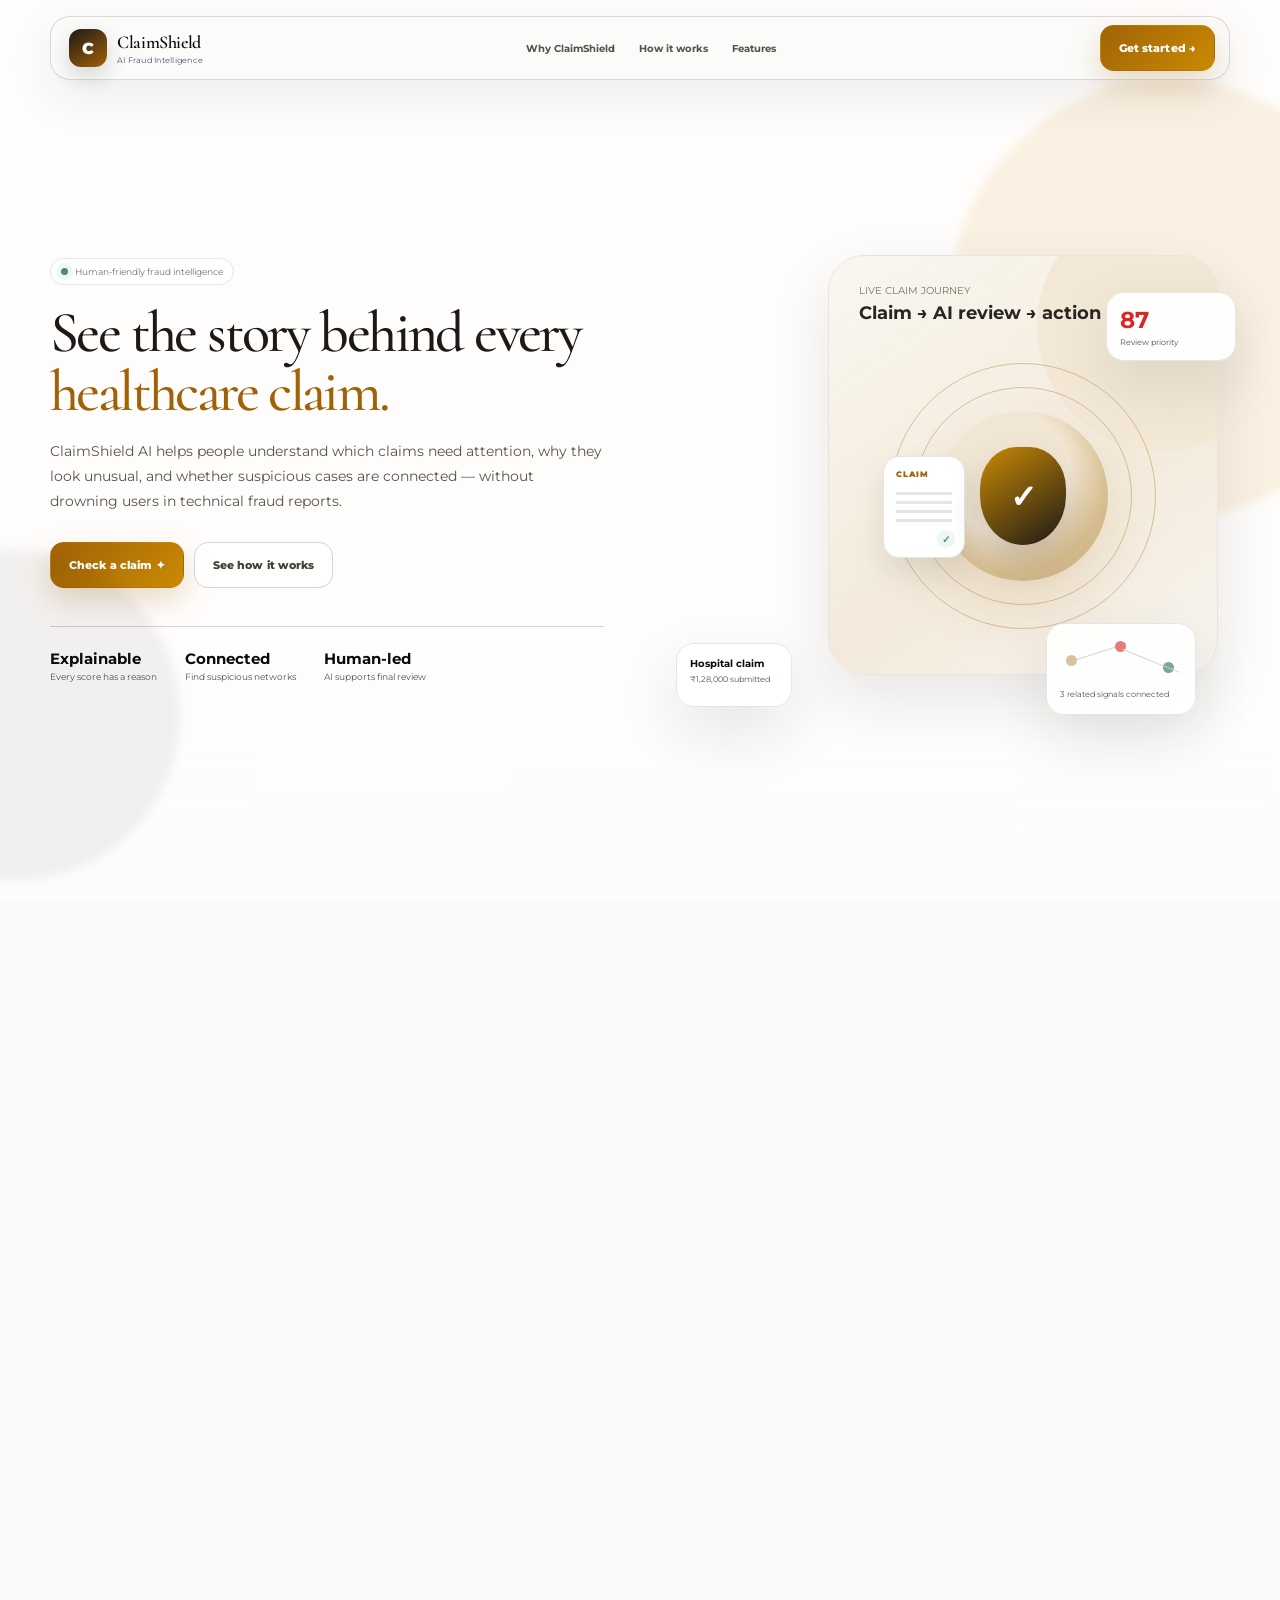
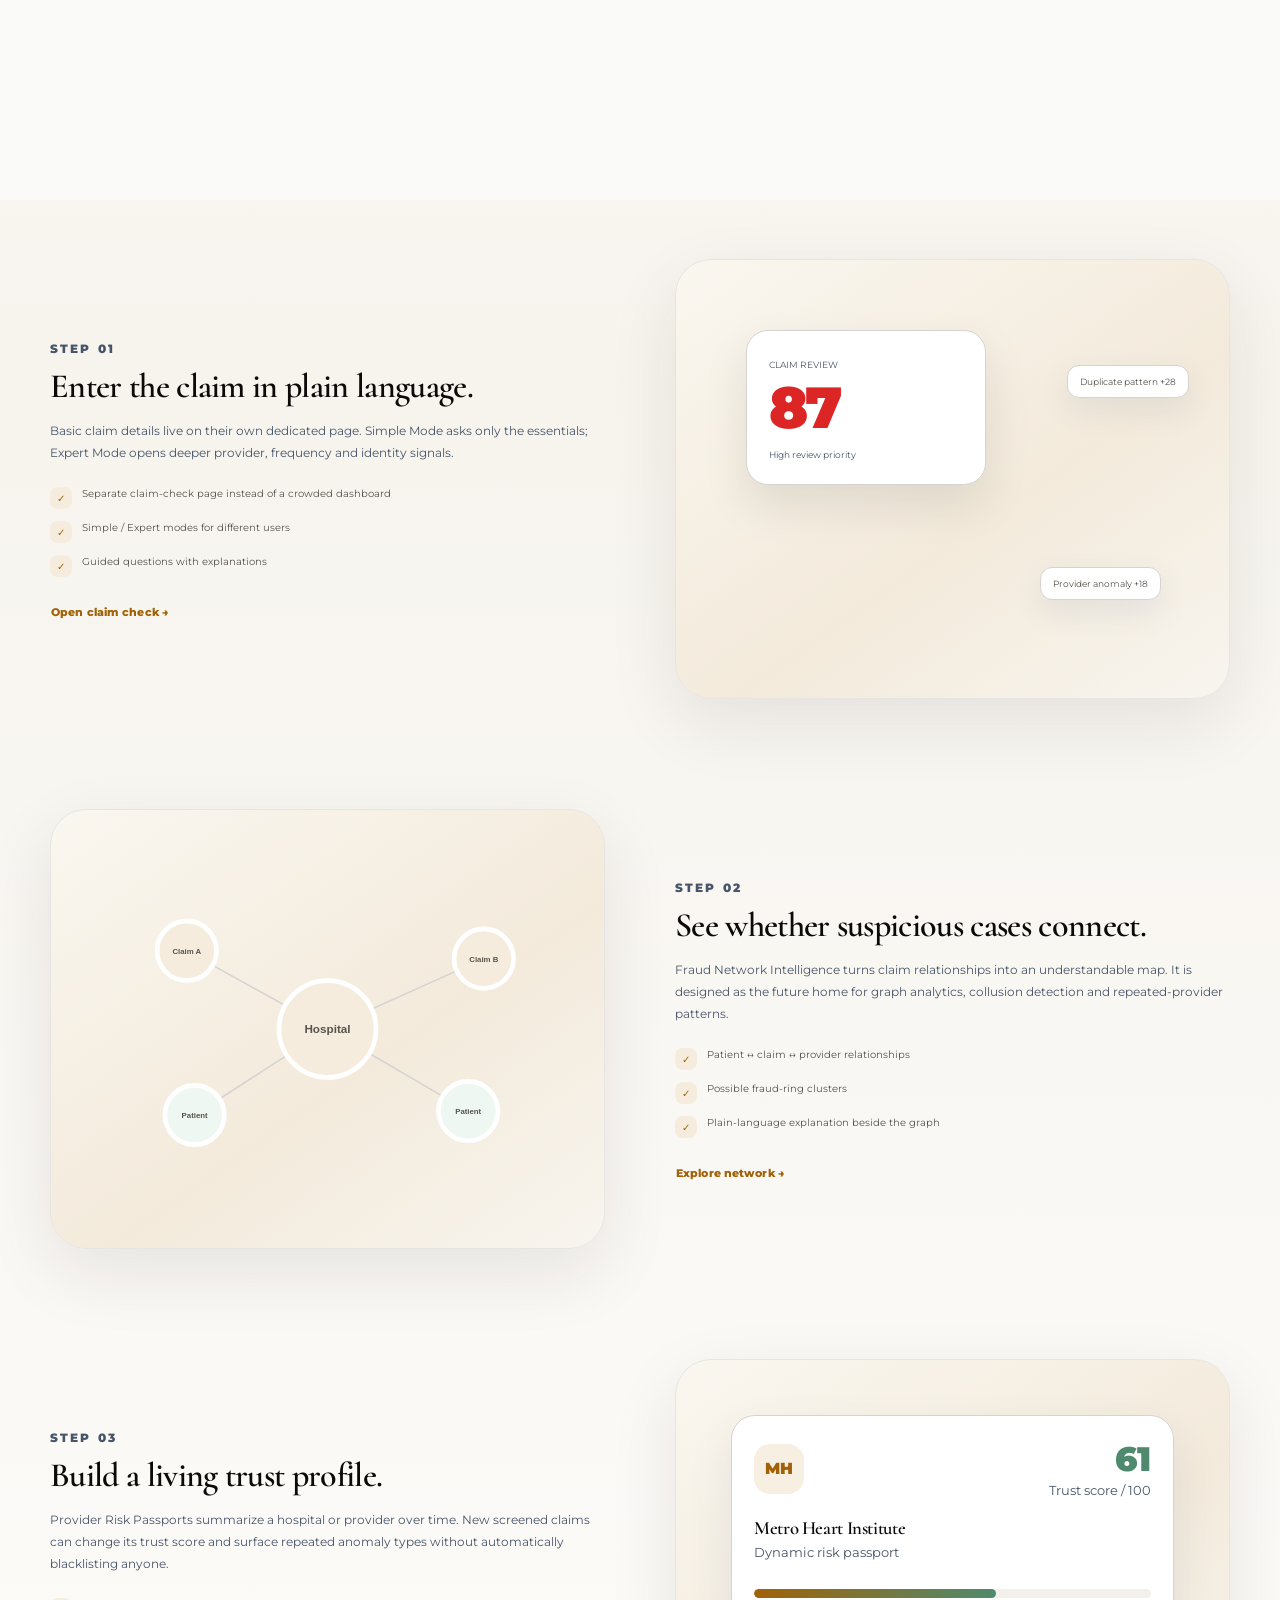
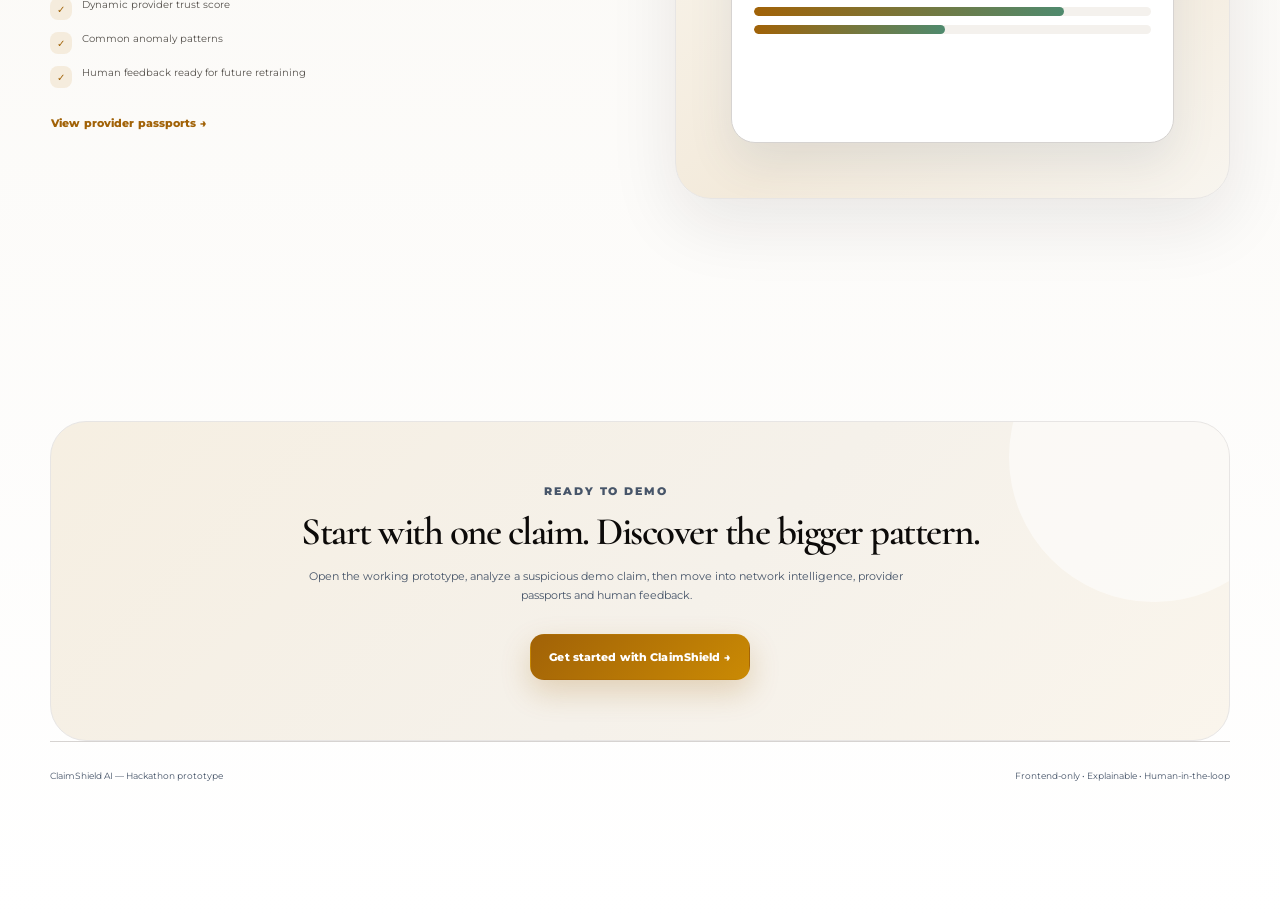
<file: index.html>
<!doctype html><html lang="en"><head><meta charset="utf-8"><meta name="viewport" content="width=device-width,initial-scale=1"><title>ClaimShield AI — Healthcare Fraud Intelligence</title><meta name="description" content="Explainable healthcare claim fraud intelligence for faster, human-centered review."><link rel="stylesheet" href="styles.css"></head>
<body class="landing">
<nav class="landing-nav"><a class="brand" href="#top"><span class="brand-mark">C</span><span><strong>ClaimShield</strong><small>AI Fraud Intelligence</small></span></a><div class="landing-links"><a href="#why">Why ClaimShield</a><a href="#how">How it works</a><a href="#features">Features</a></div><a class="btn primary" href="dashboard.html" data-transition>Get started →</a></nav>
<main id="top">
<section class="hero"><div class="wrap hero-grid"><div class="hero-copy reveal"><span class="pill"><i></i> Human-friendly fraud intelligence</span><h1>See the story behind every <span>healthcare claim.</span></h1><p>ClaimShield AI helps people understand which claims need attention, why they look unusual, and whether suspicious cases are connected — without drowning users in technical fraud reports.</p><div class="hero-cta"><a class="btn primary" href="check-claim.html" data-transition>Check a claim ✦</a><a class="btn soft" href="#how">See how it works</a></div><div class="hero-trust"><div><b>Explainable</b><span>Every score has a reason</span></div><div><b>Connected</b><span>Find suspicious networks</span></div><div><b>Human-led</b><span>AI supports final review</span></div></div></div>
<div class="hero-scene reveal"><div class="scene-main scene-card"><div class="scene-title">LIVE CLAIM JOURNEY<b>Claim → AI review → action</b></div><div class="scan-stage"><div class="scanner"><div class="shield-icon">✓</div></div><div class="claim-token"><span class="token-status">✓</span></div></div></div><div class="hospital-bubble scene-card"><b>Hospital claim</b><span>₹1,28,000 submitted</span></div><div class="score-bubble scene-card"><strong>87</strong><span>Review priority</span></div><div class="network-bubble scene-card"><div class="network-dots"><i></i><i></i><i></i></div><small>3 related signals connected</small></div></div></div></section>

<section id="why" class="section white"><div class="wrap"><div class="section-head reveal"><p class="tiny">WHY IT EXISTS</p><h2>Fraud review should feel clear, not complicated.</h2><p>Traditional workflows can bury investigators in rows of data. ClaimShield separates the experience into simple decisions so a normal user can understand what is happening before deeper expert review.</p></div><div class="story-grid"><article class="story-card reveal"><div class="n">01</div><h3>Too many claims</h3><p>Instead of manually opening everything, the system tells you what deserves attention first.</p><span class="big-symbol">▤</span></article><article class="story-card reveal"><div class="n">02</div><h3>Black-box predictions</h3><p>A risk score is useless if nobody understands it. ClaimShield explains the exact signals behind every score.</p><span class="big-symbol">?</span></article><article class="story-card reveal"><div class="n">03</div><h3>Fraud hides in networks</h3><p>Suspicious providers, patients and repeated claims can be linked together to reveal patterns that single-claim checks miss.</p><span class="big-symbol">⌘</span></article></div></div></section>

<section id="how" class="section"><div class="wrap"><div class="section-head reveal"><p class="tiny">HOW IT WORKS</p><h2>Three calm steps. No technical overload.</h2><p>The app gives beginners a simple flow and keeps advanced detail available for investigators when they need it.</p></div>
<div class="feature-block reveal"><div class="feature-copy"><p class="tiny">STEP 01</p><h3>Enter the claim in plain language.</h3><p>Basic claim details live on their own dedicated page. Simple Mode asks only the essentials; Expert Mode opens deeper provider, frequency and identity signals.</p><div class="feature-list"><div><i>✓</i><span>Separate claim-check page instead of a crowded dashboard</span></div><div><i>✓</i><span>Simple / Expert modes for different users</span></div><div><i>✓</i><span>Guided questions with explanations</span></div></div><a class="btn link" href="check-claim.html">Open claim check →</a></div><div class="feature-visual"><div class="visual-claim"><small>CLAIM REVIEW</small><div class="score">87</div><small>High review priority</small></div><div class="reason-chip rc1">Duplicate pattern +28</div><div class="reason-chip rc2">Provider anomaly +18</div></div></div>
<div class="feature-block reverse reveal"><div class="feature-copy"><p class="tiny">STEP 02</p><h3>See whether suspicious cases connect.</h3><p>Fraud Network Intelligence turns claim relationships into an understandable map. It is designed as the future home for graph analytics, collusion detection and repeated-provider patterns.</p><div class="feature-list"><div><i>✓</i><span>Patient ↔ claim ↔ provider relationships</span></div><div><i>✓</i><span>Possible fraud-ring clusters</span></div><div><i>✓</i><span>Plain-language explanation beside the graph</span></div></div><a class="btn link" href="network.html">Explore network →</a></div><div class="feature-visual"><div class="network-demo"><svg viewBox="0 0 600 360"><g stroke="#D6D3D1" stroke-width="2"><line x1="300" y1="180" x2="120" y2="80"/><line x1="300" y1="180" x2="500" y2="90"/><line x1="300" y1="180" x2="130" y2="290"/><line x1="300" y1="180" x2="480" y2="285"/></g><g fill="#F5ECDD" stroke="#fff" stroke-width="6"><circle cx="300" cy="180" r="62"/><circle cx="120" cy="80" r="38"/><circle cx="500" cy="90" r="38"/></g><g fill="#EFF7F2" stroke="#fff" stroke-width="6"><circle cx="130" cy="290" r="38"/><circle cx="480" cy="285" r="38"/></g><g font-family="Arial" text-anchor="middle" fill="#57534E" font-weight="700"><text x="300" y="185" font-size="15">Hospital</text><text x="120" y="84" font-size="10">Claim A</text><text x="500" y="94" font-size="10">Claim B</text><text x="130" y="294" font-size="10">Patient</text><text x="480" y="289" font-size="10">Patient</text></g></svg></div></div></div>
<div id="features" class="feature-block reveal"><div class="feature-copy"><p class="tiny">STEP 03</p><h3>Build a living trust profile.</h3><p>Provider Risk Passports summarize a hospital or provider over time. New screened claims can change its trust score and surface repeated anomaly types without automatically blacklisting anyone.</p><div class="feature-list"><div><i>✓</i><span>Dynamic provider trust score</span></div><div><i>✓</i><span>Common anomaly patterns</span></div><div><i>✓</i><span>Human feedback ready for future retraining</span></div></div><a class="btn link" href="providers.html">View provider passports →</a></div><div class="feature-visual"><div class="passport-demo"><div class="passport-header"><div class="provider-logo">MH</div><div style="text-align:right"><div style="font-size:34px;font-weight:900;color:#4F8A6E">61</div><small class="muted">Trust score / 100</small></div></div><h3 style="margin:18px 0 3px">Metro Heart Institute</h3><small class="muted">Dynamic risk passport</small><div class="mini-bars"><div><i style="width:61%"></i></div><div><i style="width:78%"></i></div><div><i style="width:48%"></i></div></div></div></div></div>
</div></section>

<section class="cta-band"><div class="wrap"><div class="cta-box reveal"><div><p class="tiny">READY TO DEMO</p><h2>Start with one claim. Discover the bigger pattern.</h2><p>Open the working prototype, analyze a suspicious demo claim, then move into network intelligence, provider passports and human feedback.</p><a class="btn primary" href="dashboard.html" data-transition>Get started with ClaimShield →</a></div></div><footer class="footer"><span>ClaimShield AI — Hackathon prototype</span><span>Frontend-only • Explainable • Human-in-the-loop</span></footer></div></section>
</main><div class="page-fade"></div><script src="common.js"></script><script>setupReveal();setupPageTransitions();</script></body></html>
</file>
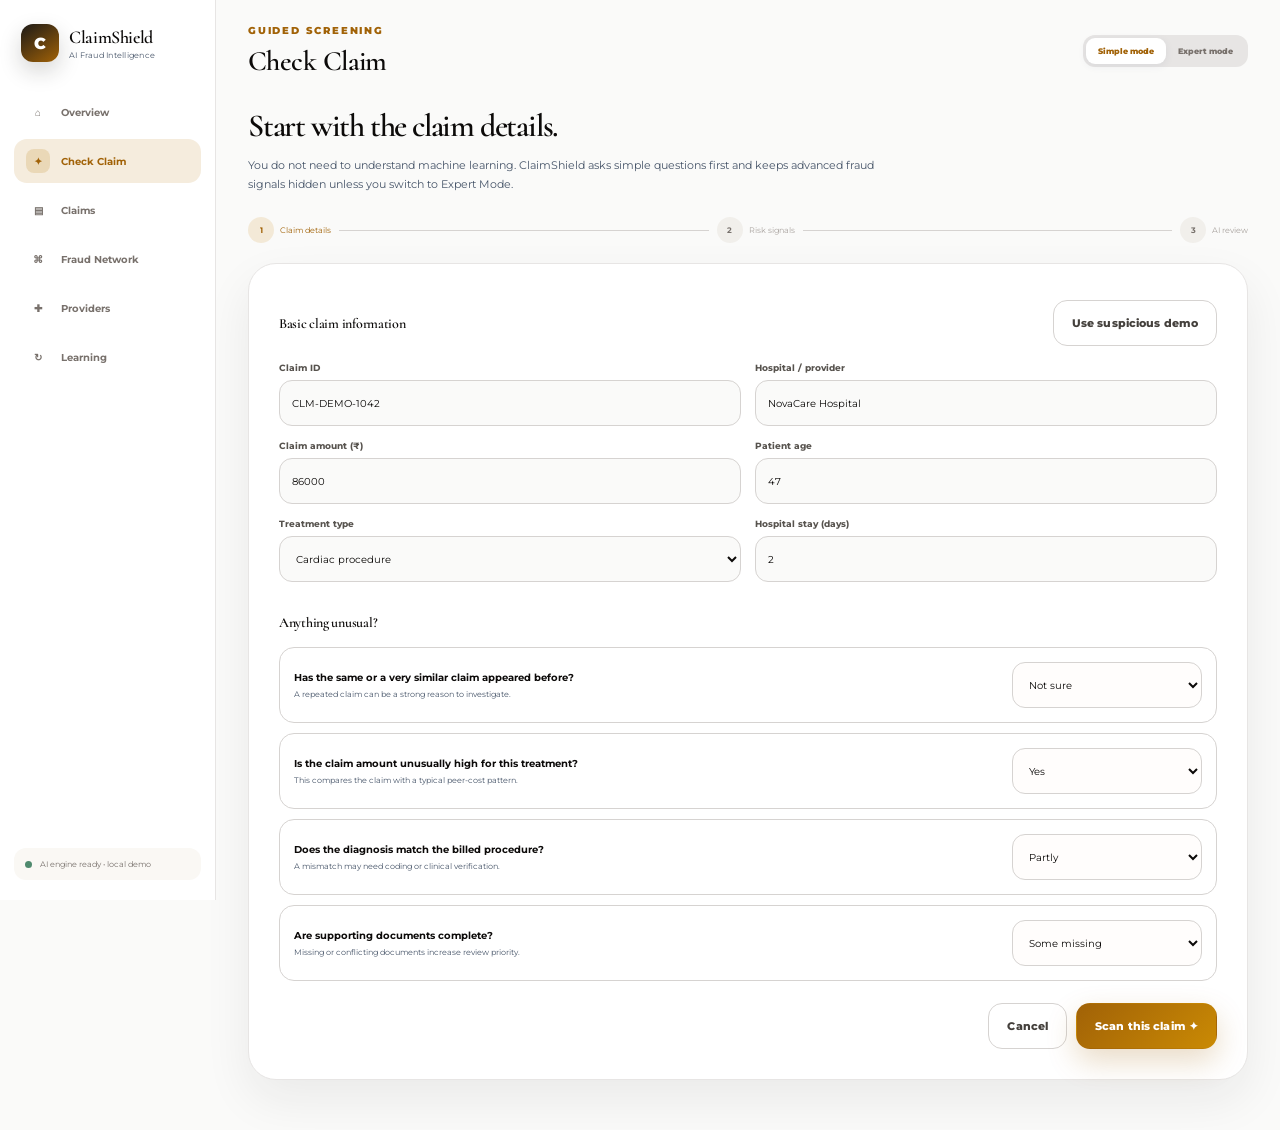
<file: check-claim.html>
<!doctype html><html><head><meta charset="utf-8"><meta name="viewport" content="width=device-width,initial-scale=1"><title>ClaimShield — Check Claim</title><link rel="stylesheet" href="styles.css"></head><body><div class="app-shell">
<aside class="app-sidebar"><a class="brand app-brand" href="index.html"><span class="brand-mark">C</span><span><strong>ClaimShield</strong><small>AI Fraud Intelligence</small></span></a><nav class="app-nav"><a data-nav="dashboard" href="dashboard.html"><span class="icon">⌂</span>Overview</a><a data-nav="check" href="check-claim.html"><span class="icon">✦</span>Check Claim</a><a data-nav="claims" href="claims.html"><span class="icon">▤</span>Claims</a><a data-nav="network" href="network.html"><span class="icon">⌘</span>Fraud Network</a><a data-nav="providers" href="providers.html"><span class="icon">✚</span>Providers</a><a data-nav="learning" href="learning.html"><span class="icon">↻</span>Learning</a></nav><div class="app-side-bottom"><div class="engine"><i></i> AI engine ready • local demo</div></div></aside>
<main class="app-main"><header class="app-top"><div style="display:flex;gap:10px;align-items:center"><button class="mobile-menu">☰</button><div><p class="tiny">GUIDED SCREENING</p><h1>Check Claim</h1></div></div><div class="mode-toggle"><button id="simpleBtn" class="active">Simple mode</button><button id="expertBtn">Expert mode</button></div></header>
<div class="check-shell"><div class="check-intro"><h2>Start with the claim details.</h2><p>You do not need to understand machine learning. ClaimShield asks simple questions first and keeps advanced fraud signals hidden unless you switch to Expert Mode.</p></div><div class="progress"><span class="active"><b>1</b>Claim details</span><i></i><span><b>2</b>Risk signals</span><i></i><span><b>3</b>AI review</span></div>
<section class="page-card form-card"><form id="claimForm"><div class="form-section"><div style="display:flex;justify-content:space-between;gap:15px;align-items:center;margin-bottom:16px"><h3 style="margin:0">Basic claim information</h3><button type="button" class="btn soft" id="demoBtn">Use suspicious demo</button></div><div class="form-grid">
<div class="field"><label>Claim ID</label><input name="claimId" value="CLM-DEMO-1042" required></div><div class="field"><label>Hospital / provider</label><input name="provider" value="NovaCare Hospital" required></div><div class="field"><label>Claim amount (₹)</label><input name="amount" type="number" min="0" value="86000" required></div><div class="field"><label>Patient age</label><input name="age" type="number" min="0" max="120" value="47"></div><div class="field"><label>Treatment type</label><select name="diagnosis"><option>Cardiac procedure</option><option>Orthopedic surgery</option><option>General consultation</option><option>Diagnostic imaging</option><option>Dental procedure</option></select></div><div class="field"><label>Hospital stay (days)</label><input name="stayDays" type="number" min="0" value="2"></div></div></div>
<div class="form-section" style="margin-top:32px"><h3>Anything unusual?</h3><div class="questions">
<div class="question"><div><b>Has the same or a very similar claim appeared before?</b><span>A repeated claim can be a strong reason to investigate.</span></div><select name="duplicate"><option value="unknown">Not sure</option><option value="no">No</option><option value="yes">Yes</option></select></div>
<div class="question"><div><b>Is the claim amount unusually high for this treatment?</b><span>This compares the claim with a typical peer-cost pattern.</span></div><select name="amountAnomaly"><option value="unknown">Not sure</option><option value="no">No</option><option value="yes" selected>Yes</option></select></div>
<div class="question"><div><b>Does the diagnosis match the billed procedure?</b><span>A mismatch may need coding or clinical verification.</span></div><select name="match"><option value="yes">Yes</option><option value="partial" selected>Partly</option><option value="no">No</option></select></div>
<div class="question"><div><b>Are supporting documents complete?</b><span>Missing or conflicting documents increase review priority.</span></div><select name="documentation"><option value="complete">Complete</option><option value="partial" selected>Some missing</option><option value="poor">Many issues</option></select></div>
<div class="question expert-only"><div><b>Provider risk history</b><span>Historical suspicious billing pattern.</span></div><select name="providerRisk"><option value="low">Low</option><option value="medium" selected>Medium</option><option value="high">High</option></select></div>
<div class="question expert-only"><div><b>Claims by this patient in last 30 days</b><span>High recent frequency can increase review priority.</span></div><input name="prevClaims" type="number" min="0" value="4"></div>
<div class="question expert-only"><div><b>Identity or policy mismatch?</b><span>Member or policy data appears inconsistent.</span></div><select name="identityIssue"><option value="no">No</option><option value="yes">Yes</option></select></div>
<div class="question expert-only"><div><b>Unusual billing time?</b><span>Late-night, weekend or unexpected submission timing.</span></div><select name="unusualTime"><option value="no">No</option><option value="yes" selected>Yes</option></select></div>
</div></div><div class="form-actions"><a class="btn soft" href="dashboard.html">Cancel</a><button class="btn primary" type="submit">Scan this claim ✦</button></div></form></section></div></main></div>
<script src="data.js"></script><script src="common.js"></script><script>
setupAppShell('check');const review=JSON.parse(localStorage.getItem('cs_review_claim')||'null');if(review){const f=qs('#claimForm');f.claimId.value=review.id;f.provider.value=review.provider;f.amount.value=review.amount;localStorage.removeItem('cs_review_claim')}let expert=localStorage.getItem('cs_v4_mode')==='expert';function setMode(v){expert=v;document.body.classList.toggle('expert-mode',v);qs('#simpleBtn').classList.toggle('active',!v);qs('#expertBtn').classList.toggle('active',v);localStorage.setItem('cs_v4_mode',v?'expert':'simple')}setMode(expert);qs('#simpleBtn').onclick=()=>setMode(false);qs('#expertBtn').onclick=()=>setMode(true);
qs('#demoBtn').onclick=()=>{const f=qs('#claimForm');f.claimId.value='CLM-RING-9901';f.provider.value='Metro Heart Institute';f.amount.value=168000;f.age.value=63;f.stayDays.value=9;f.duplicate.value='yes';f.amountAnomaly.value='yes';f.match.value='no';f.documentation.value='poor';f.providerRisk.value='high';f.prevClaims.value=6;f.identityIssue.value='yes';f.unusualTime.value='yes';setMode(true);toast('Suspicious demo claim loaded')};
function analyze(fd){let score=5,f=[];const add=(name,pts,plain)=>{score+=pts;f.push({name,pts,plain})};if(fd.duplicate==='yes')add('Possible duplicate',28,'A very similar claim may already exist.');if(fd.amountAnomaly==='yes')add('Unusually high amount',16,'The amount appears higher than a typical peer pattern.');if(fd.match==='partial')add('Partial treatment mismatch',8,'Diagnosis and billed treatment only partly align.');if(fd.match==='no')add('Treatment mismatch',16,'Diagnosis and billed procedure do not line up.');if(fd.documentation==='partial')add('Missing documents',7,'Some supporting information is incomplete.');if(fd.documentation==='poor')add('Documentation issues',13,'Several supporting fields are missing or inconsistent.');if(expert){if(fd.providerRisk==='medium')add('Provider history',9,'The provider has a moderate anomaly history.');if(fd.providerRisk==='high')add('Provider history',18,'The provider has a high anomaly history.');if(+fd.prevClaims>=3)add('High claim frequency',Math.min(12,4+(+fd.prevClaims-2)*2),'Many recent claims increase review priority.');if(fd.identityIssue==='yes')add('Identity mismatch',18,'Member or policy information may not fully match.');if(fd.unusualTime==='yes')add('Unusual billing time',8,'Submission timing differs from common behavior.')}if(+fd.stayDays>7)add('Long hospital stay',8,'The stay is longer than the prototype expects for review.');score=Math.min(99,Math.max(1,Math.round(score)));return{score,risk:riskFromScore(score),factors:f.sort((a,b)=>b.pts-a.pts)}}
qs('#claimForm').onsubmit=e=>{e.preventDefault();const fd=Object.fromEntries(new FormData(e.currentTarget).entries()),res=analyze(fd);localStorage.setItem('cs_v4_last',JSON.stringify({fd,res,expert}));const claims=getClaims(),item={id:fd.claimId,provider:fd.provider,patient:`P-${Math.floor(1000+Math.random()*8999)}`,amount:+fd.amount,score:res.score,risk:res.risk,reason:res.factors[0]?.name||'No major risk factors',signals:res.factors.slice(0,3).map(x=>x.name),date:new Date().toISOString().slice(0,10)},ix=claims.findIndex(c=>c.id===item.id);ix>=0?claims[ix]=item:claims.unshift(item);setClaims(claims);location.href='result.html'};
</script></body></html>
</file>
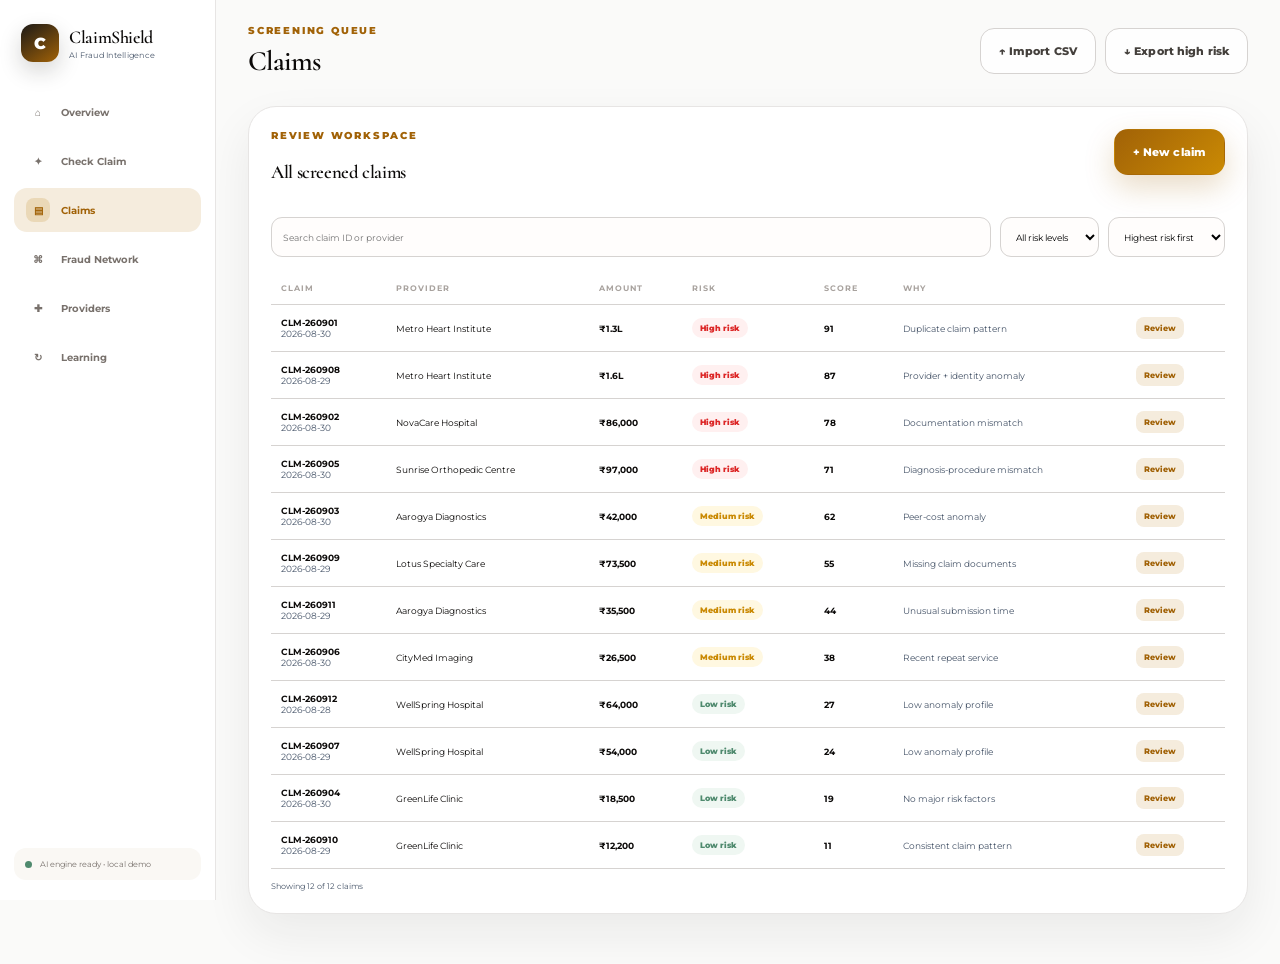
<file: claims.html>
<!doctype html><html><head><meta charset="utf-8"><meta name="viewport" content="width=device-width,initial-scale=1"><title>ClaimShield — Claims</title><link rel="stylesheet" href="styles.css"></head><body><div class="app-shell">
<aside class="app-sidebar"><a class="brand app-brand" href="index.html"><span class="brand-mark">C</span><span><strong>ClaimShield</strong><small>AI Fraud Intelligence</small></span></a><nav class="app-nav"><a data-nav="dashboard" href="dashboard.html"><span class="icon">⌂</span>Overview</a><a data-nav="check" href="check-claim.html"><span class="icon">✦</span>Check Claim</a><a data-nav="claims" href="claims.html"><span class="icon">▤</span>Claims</a><a data-nav="network" href="network.html"><span class="icon">⌘</span>Fraud Network</a><a data-nav="providers" href="providers.html"><span class="icon">✚</span>Providers</a><a data-nav="learning" href="learning.html"><span class="icon">↻</span>Learning</a></nav><div class="app-side-bottom"><div class="engine"><i></i> AI engine ready • local demo</div></div></aside>
<main class="app-main"><header class="app-top"><div style="display:flex;gap:10px;align-items:center"><button class="mobile-menu">☰</button><div><p class="tiny">SCREENING QUEUE</p><h1>Claims</h1></div></div><div class="top-actions"><label class="btn soft">↑ Import CSV<input id="csvInput" type="file" accept=".csv" hidden></label><button class="btn soft" id="exportBtn">↓ Export high risk</button></div></header>
<section class="page-card table-card"><div class="panel-head"><div><p class="tiny">REVIEW WORKSPACE</p><h3>All screened claims</h3></div><a class="btn primary" href="check-claim.html">+ New claim</a></div><div class="table-tools"><input id="search" placeholder="Search claim ID or provider"><select id="risk"><option value="all">All risk levels</option><option value="high">High risk</option><option value="medium">Medium risk</option><option value="low">Low risk</option></select><select id="sort"><option value="score">Highest risk first</option><option value="amount">Highest amount</option><option value="newest">Newest first</option></select></div><div class="table-wrap"><table><thead><tr><th>Claim</th><th>Provider</th><th>Amount</th><th>Risk</th><th>Score</th><th>Why</th><th></th></tr></thead><tbody id="tbody"></tbody></table></div><p id="count" class="muted" style="font-size:8px;margin:12px 0 0"></p></section></main></div><script src="data.js"></script><script src="common.js"></script><script>
setupAppShell('claims');const search=qs('#search');search.value=localStorage.getItem('cs_search')||'';localStorage.removeItem('cs_search');function render(){let list=getClaims(),q=search.value.toLowerCase(),r=qs('#risk').value,s=qs('#sort').value;list=list.filter(x=>(!q||x.id.toLowerCase().includes(q)||x.provider.toLowerCase().includes(q))&&(r==='all'||x.risk===r));list.sort((a,b)=>s==='amount'?b.amount-a.amount:s==='newest'?b.date.localeCompare(a.date):b.score-a.score);qs('#tbody').innerHTML=list.map(x=>`<tr><td><b>${x.id}</b><br><span class="muted">${x.date}</span></td><td>${x.provider}</td><td><b>${money(x.amount)}</b></td><td><span class="risk-pill ${x.risk}">${riskLabel(x.risk)}</span></td><td><b>${x.score}</b></td><td class="muted">${x.reason}</td><td><button class="review-btn" onclick="loadClaim('${x.id}')">Review</button></td></tr>`).join('');qs('#count').textContent=`Showing ${list.length} of ${getClaims().length} claims`}search.oninput=render;qs('#risk').onchange=render;qs('#sort').onchange=render;render();window.loadClaim=id=>{const x=getClaims().find(c=>c.id===id);if(x){localStorage.setItem('cs_review_claim',JSON.stringify(x));location.href='check-claim.html'}};
qs('#exportBtn').onclick=()=>{const list=getClaims().filter(x=>x.risk==='high'),rows=[['claim_id','provider','patient','amount','score','risk','reason'],...list.map(x=>[x.id,x.provider,x.patient,x.amount,x.score,x.risk,x.reason])],csv=rows.map(r=>r.map(v=>`"${String(v).replaceAll('"','""')}"`).join(',')).join('\n'),a=document.createElement('a');a.href=URL.createObjectURL(new Blob([csv],{type:'text/csv'}));a.download='claimshield_high_risk.csv';a.click();URL.revokeObjectURL(a.href)};
qs('#csvInput').onchange=async e=>{const f=e.target.files[0];if(!f)return;const lines=(await f.text()).trim().split(/\r?\n/);if(lines.length<2)return;const hs=lines[0].split(',').map(x=>x.trim().replaceAll('"','').toLowerCase()),claims=getClaims();let n=0;for(const line of lines.slice(1)){const vs=line.match(/(".*?"|[^",]+)(?=\s*,|\s*$)/g)?.map(v=>v.trim().replace(/^"|"$/g,''))||[],row=Object.fromEntries(hs.map((h,i)=>[h,vs[i]||''])),score=Math.max(1,Math.min(99,+row.score||Math.round(15+Math.random()*75)));claims.unshift({id:row.claim_id||row.id||`CSV-${Date.now()}-${n}`,provider:row.provider||'Imported Provider',patient:row.patient||'P-CSV',amount:+row.amount||0,score,risk:riskFromScore(score),reason:row.reason||'Imported signal',signals:(row.signals||'Imported pattern').split('|'),date:new Date().toISOString().slice(0,10)});n++}setClaims(claims);render();toast(`${n} claims imported`)};
</script></body></html>
</file>
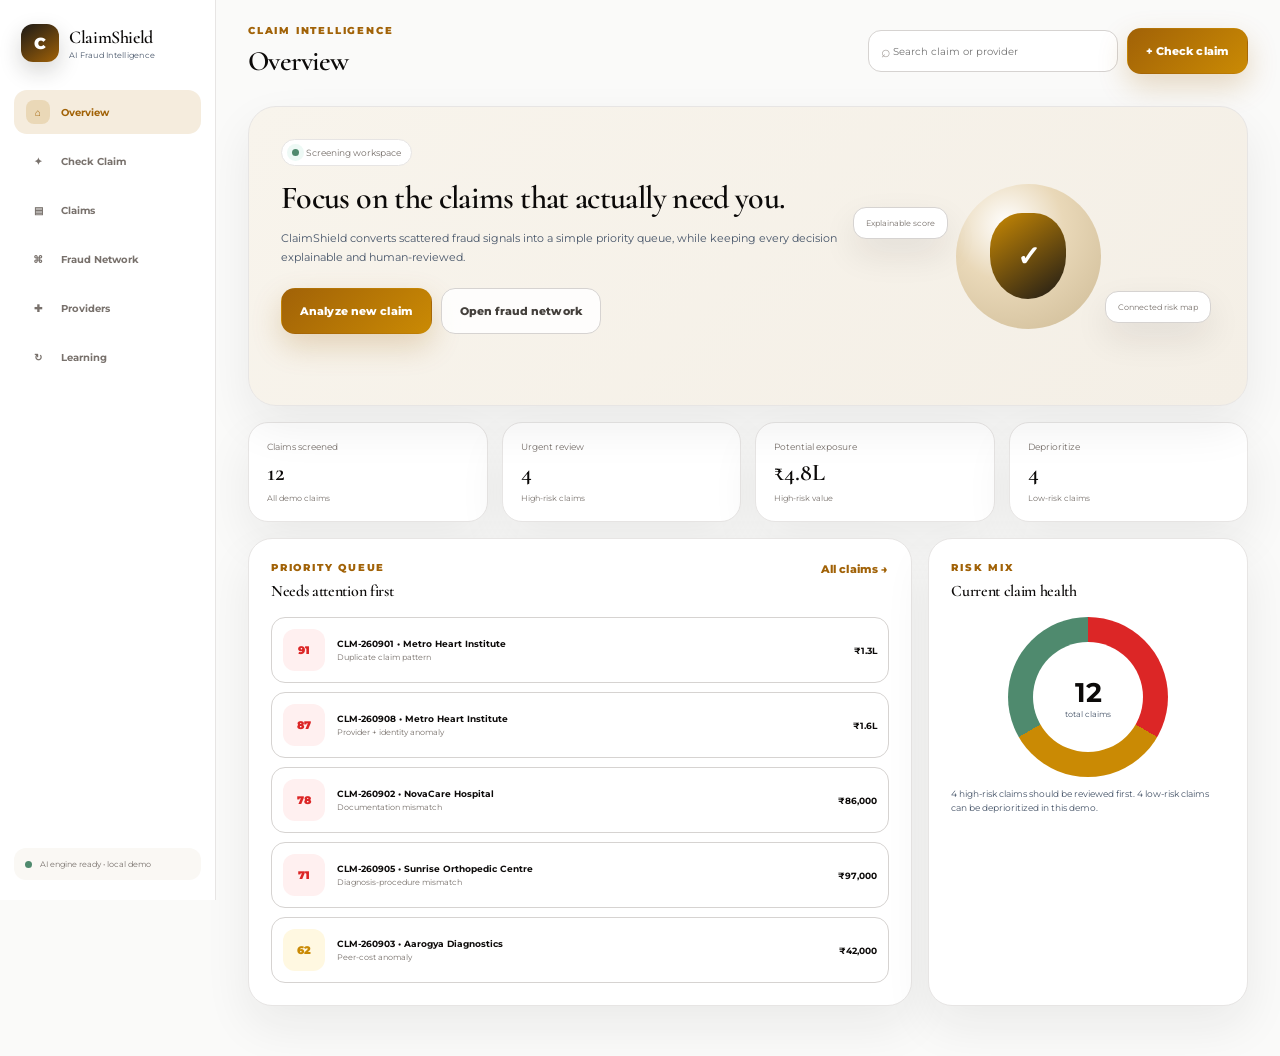
<file: dashboard.html>
<!doctype html><html><head><meta charset="utf-8"><meta name="viewport" content="width=device-width,initial-scale=1"><title>ClaimShield — Dashboard</title><link rel="stylesheet" href="styles.css"></head><body><div class="app-shell">
<aside class="app-sidebar"><a class="brand app-brand" href="index.html"><span class="brand-mark">C</span><span><strong>ClaimShield</strong><small>AI Fraud Intelligence</small></span></a><nav class="app-nav"><a data-nav="dashboard" href="dashboard.html"><span class="icon">⌂</span>Overview</a><a data-nav="check" href="check-claim.html"><span class="icon">✦</span>Check Claim</a><a data-nav="claims" href="claims.html"><span class="icon">▤</span>Claims</a><a data-nav="network" href="network.html"><span class="icon">⌘</span>Fraud Network</a><a data-nav="providers" href="providers.html"><span class="icon">✚</span>Providers</a><a data-nav="learning" href="learning.html"><span class="icon">↻</span>Learning</a></nav><div class="app-side-bottom"><div class="engine"><i></i> AI engine ready • local demo</div></div></aside>
<main class="app-main"><header class="app-top"><div style="display:flex;gap:10px;align-items:center"><button class="mobile-menu">☰</button><div><p class="tiny">CLAIM INTELLIGENCE</p><h1>Overview</h1></div></div><div class="top-actions"><label class="search">⌕<input id="globalSearch" placeholder="Search claim or provider"></label><a class="btn primary" href="check-claim.html">+ Check claim</a></div></header>
<section class="page-card dashboard-hero"><div><span class="pill"><i></i> Screening workspace</span><h2>Focus on the claims that actually need you.</h2><p>ClaimShield converts scattered fraud signals into a simple priority queue, while keeping every decision explainable and human-reviewed.</p><div style="display:flex;gap:9px;margin-top:20px"><a class="btn primary" href="check-claim.html">Analyze new claim</a><a class="btn soft" href="network.html">Open fraud network</a></div></div><div class="dash-art"><div class="mini-shield"><span>✓</span></div><div class="dash-float df1">Explainable score</div><div class="dash-float df2">Connected risk map</div></div></section>
<div class="metrics" id="metrics"></div><div class="dashboard-grid"><section class="panel"><div class="panel-head"><div><p class="tiny">PRIORITY QUEUE</p><h3>Needs attention first</h3></div><a class="btn link" href="claims.html">All claims →</a></div><div class="priority-list" id="priorityList"></div></section><section class="panel"><div class="panel-head"><div><p class="tiny">RISK MIX</p><h3>Current claim health</h3></div></div><div id="riskRing" class="ring"><div class="ring-hole"><strong id="riskTotal">0</strong><span>total claims</span></div></div><p class="muted" id="riskText" style="font-size:9px;line-height:1.6"></p></section></div>
</main></div><script src="data.js"></script><script src="common.js"></script><script>
setupAppShell('dashboard');const c=getClaims(),high=c.filter(x=>x.risk==='high'),med=c.filter(x=>x.risk==='medium'),low=c.filter(x=>x.risk==='low');
qs('#metrics').innerHTML=[['Claims screened',c.length,'All demo claims'],['Urgent review',high.length,'High-risk claims'],['Potential exposure',money(high.reduce((s,x)=>s+x.amount,0)),'High-risk value'],['Deprioritize',low.length,'Low-risk claims']].map((x,i)=>`<div class="metric"><span>${x[0]}</span><strong>${x[1]}</strong><small>${x[2]}</small></div>`).join('');
qs('#priorityList').innerHTML=c.slice().sort((a,b)=>b.score-a.score).slice(0,5).map(x=>`<div class="priority"><div class="priority-score ${x.risk==='high'?'high-bg':x.risk==='medium'?'med-bg':'low-bg'}">${x.score}</div><div><b>${x.id} • ${x.provider}</b><span>${x.reason}</span></div><b>${money(x.amount)}</b></div>`).join('');
const h=high.length/Math.max(1,c.length)*100,m=med.length/Math.max(1,c.length)*100;qs('#riskRing').style.background=`conic-gradient(var(--red) 0 ${h}%,var(--amber) ${h}% ${h+m}%,var(--green) ${h+m}% 100%)`;qs('#riskTotal').textContent=c.length;qs('#riskText').textContent=`${high.length} high-risk claim${high.length===1?'':'s'} should be reviewed first. ${low.length} low-risk claims can be deprioritized in this demo.`;
qs('#globalSearch').addEventListener('keydown',e=>{if(e.key==='Enter'){localStorage.setItem('cs_search',e.target.value);location.href='claims.html'}})
</script></body></html>
</file>
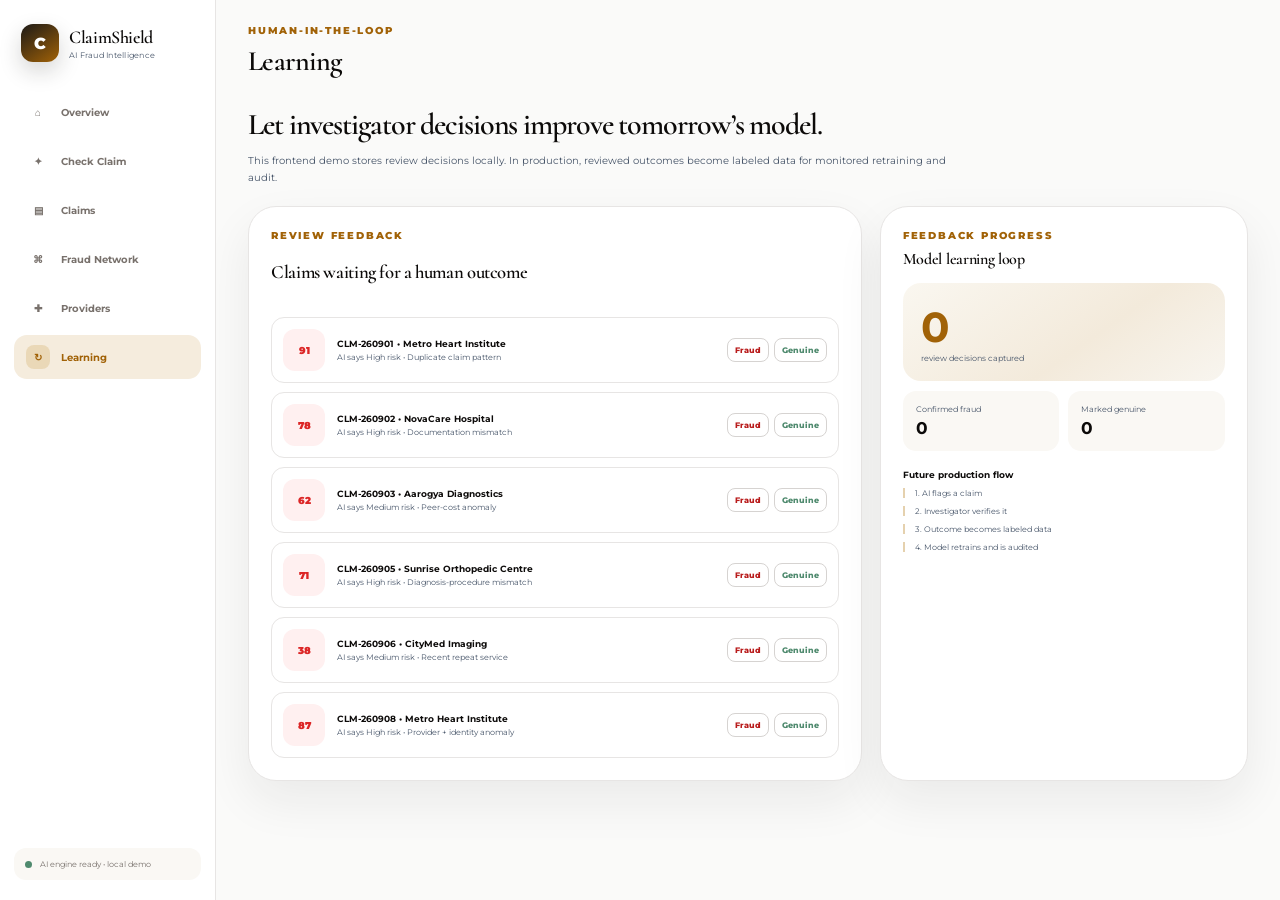
<file: learning.html>
<!doctype html><html><head><meta charset="utf-8"><meta name="viewport" content="width=device-width,initial-scale=1"><title>ClaimShield — Human Learning</title><link rel="stylesheet" href="styles.css"></head><body><div class="app-shell">
<aside class="app-sidebar"><a class="brand app-brand" href="index.html"><span class="brand-mark">C</span><span><strong>ClaimShield</strong><small>AI Fraud Intelligence</small></span></a><nav class="app-nav"><a data-nav="dashboard" href="dashboard.html"><span class="icon">⌂</span>Overview</a><a data-nav="check" href="check-claim.html"><span class="icon">✦</span>Check Claim</a><a data-nav="claims" href="claims.html"><span class="icon">▤</span>Claims</a><a data-nav="network" href="network.html"><span class="icon">⌘</span>Fraud Network</a><a data-nav="providers" href="providers.html"><span class="icon">✚</span>Providers</a><a data-nav="learning" href="learning.html"><span class="icon">↻</span>Learning</a></nav><div class="app-side-bottom"><div class="engine"><i></i> AI engine ready • local demo</div></div></aside>
<main class="app-main"><header class="app-top"><div style="display:flex;gap:10px;align-items:center"><button class="mobile-menu">☰</button><div><p class="tiny">HUMAN-IN-THE-LOOP</p><h1>Learning</h1></div></div></header><div style="margin-bottom:20px"><h2 style="font-size:30px;letter-spacing:-1.1px;margin:0 0 8px">Let investigator decisions improve tomorrow’s model.</h2><p class="muted" style="font-size:10px;line-height:1.65;max-width:700px">This frontend demo stores review decisions locally. In production, reviewed outcomes become labeled data for monitored retraining and audit.</p></div>
<div class="learning-layout"><section class="page-card feedback-card"><div class="panel-head"><div><p class="tiny">REVIEW FEEDBACK</p><h3>Claims waiting for a human outcome</h3></div></div><div id="feedbackList" class="feedback-list"></div></section><aside class="page-card model-card"><p class="tiny">FEEDBACK PROGRESS</p><h3 style="font-size:16px;margin:0 0 14px">Model learning loop</h3><div class="model-score"><strong id="feedbackCount">0</strong><span>review decisions captured</span></div><div id="feedbackStats" class="passport-stats" style="grid-template-columns:1fr 1fr;margin-top:10px"></div><div class="roadmap"><b style="font-size:9px">Future production flow</b><span>1. AI flags a claim</span><span>2. Investigator verifies it</span><span>3. Outcome becomes labeled data</span><span>4. Model retrains and is audited</span></div></aside></div></main></div><script src="data.js"></script><script src="common.js"></script><script>
setupAppShell('learning');function render(){const fb=getFeedback(),cands=getClaims().filter(x=>x.risk!=='low').slice(0,6);qs('#feedbackList').innerHTML=cands.map(c=>{const done=fb.find(f=>f.id===c.id);return `<div class="feedback-item"><div class="feedback-score">${c.score}</div><div><b>${c.id} • ${c.provider}</b><span>${done?`Decision saved: ${done.decision}`:`AI says ${riskLabel(c.risk)} • ${c.reason}`}</span></div><div class="feedback-actions">${done?`<button onclick="undo('${c.id}')">Undo</button>`:`<button class="fraud" onclick="decide('${c.id}','Confirmed fraud')">Fraud</button><button class="genuine" onclick="decide('${c.id}','Genuine')">Genuine</button>`}</div></div>`}).join('');qs('#feedbackCount').textContent=fb.length;const fraud=fb.filter(x=>x.decision==='Confirmed fraud').length,genuine=fb.filter(x=>x.decision==='Genuine').length;qs('#feedbackStats').innerHTML=`<div class="passport-stat"><span>Confirmed fraud</span><b>${fraud}</b></div><div class="passport-stat"><span>Marked genuine</span><b>${genuine}</b></div>`}window.decide=(id,decision)=>{let f=getFeedback().filter(x=>x.id!==id);f.push({id,decision,at:new Date().toISOString()});setFeedback(f);render();toast('Human review feedback saved')};window.undo=id=>{setFeedback(getFeedback().filter(x=>x.id!==id));render();toast('Feedback removed')};render();
</script></body></html>
</file>
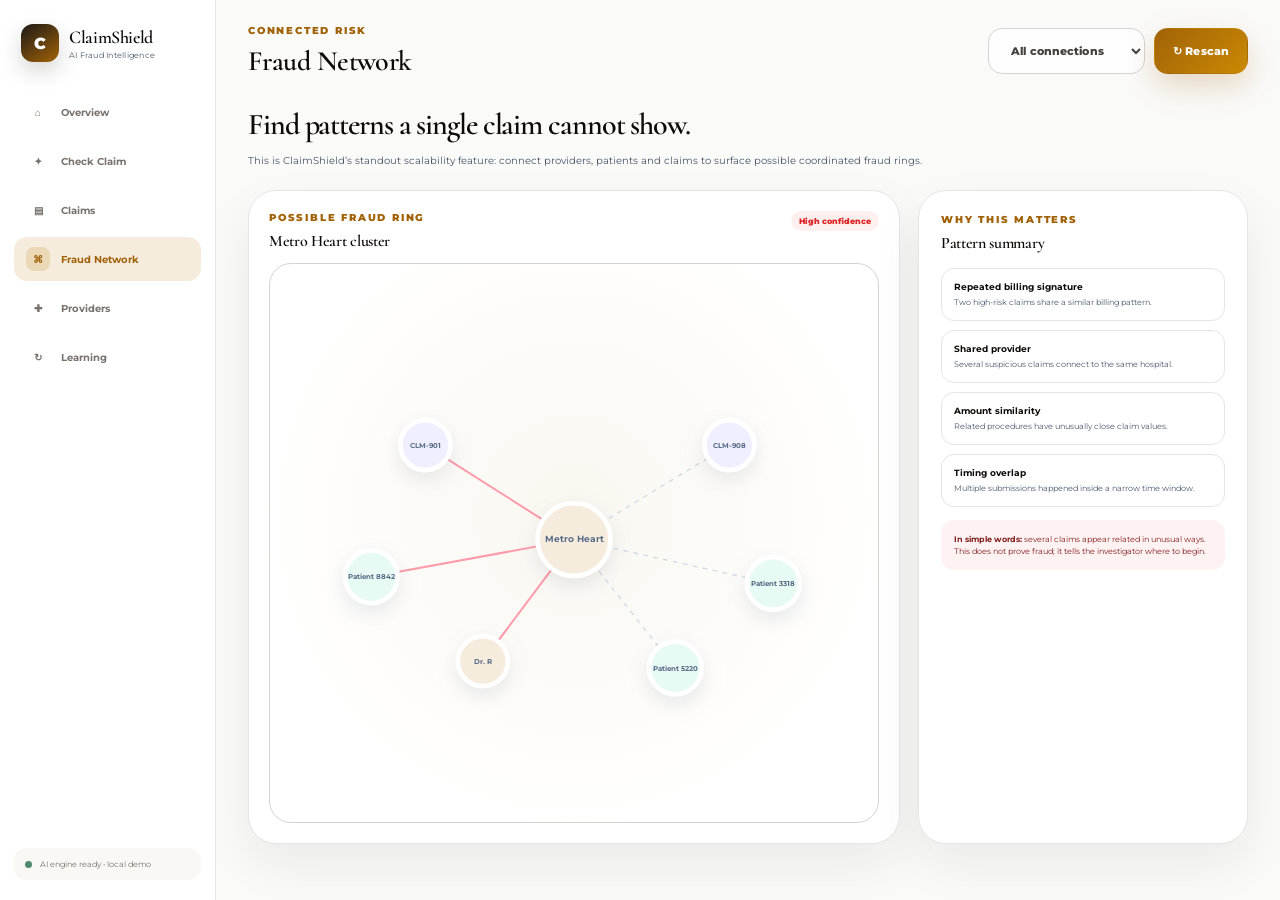
<file: network.html>
<!doctype html><html><head><meta charset="utf-8"><meta name="viewport" content="width=device-width,initial-scale=1"><title>ClaimShield — Fraud Network</title><link rel="stylesheet" href="styles.css"></head><body><div class="app-shell">
<aside class="app-sidebar"><a class="brand app-brand" href="index.html"><span class="brand-mark">C</span><span><strong>ClaimShield</strong><small>AI Fraud Intelligence</small></span></a><nav class="app-nav"><a data-nav="dashboard" href="dashboard.html"><span class="icon">⌂</span>Overview</a><a data-nav="check" href="check-claim.html"><span class="icon">✦</span>Check Claim</a><a data-nav="claims" href="claims.html"><span class="icon">▤</span>Claims</a><a data-nav="network" href="network.html"><span class="icon">⌘</span>Fraud Network</a><a data-nav="providers" href="providers.html"><span class="icon">✚</span>Providers</a><a data-nav="learning" href="learning.html"><span class="icon">↻</span>Learning</a></nav><div class="app-side-bottom"><div class="engine"><i></i> AI engine ready • local demo</div></div></aside>
<main class="app-main"><header class="app-top"><div style="display:flex;gap:10px;align-items:center"><button class="mobile-menu">☰</button><div><p class="tiny">CONNECTED RISK</p><h1>Fraud Network</h1></div></div><div class="top-actions"><select id="filter" class="btn soft"><option value="all">All connections</option><option value="high">High-risk cluster</option><option value="provider">Provider links</option></select><button id="rescan" class="btn primary">↻ Rescan</button></div></header>
<div style="margin-bottom:20px"><h2 style="font-size:30px;letter-spacing:-1.1px;margin:0 0 8px">Find patterns a single claim cannot show.</h2><p class="muted" style="font-size:10px;line-height:1.65;max-width:700px">This is ClaimShield’s standout scalability feature: connect providers, patients and claims to surface possible coordinated fraud rings.</p></div>
<div class="network-layout"><section class="page-card graph-card"><div class="graph-head"><div><p class="tiny">POSSIBLE FRAUD RING</p><h3 id="graphTitle">Metro Heart cluster</h3></div><span class="risk-pill high">High confidence</span></div><div class="graph-canvas"><svg id="graph" viewBox="0 0 900 560"></svg></div></section><aside class="page-card cluster-card"><p class="tiny">WHY THIS MATTERS</p><h3>Pattern summary</h3><div id="cluster" class="cluster-list"></div><div class="plain-box"><b>In simple words:</b> several claims appear related in unusual ways. This does not prove fraud; it tells the investigator where to begin.</div></aside></div></main></div><script src="data.js"></script><script src="common.js"></script><script>
setupAppShell('network');const sets={all:[['Metro Heart','provider',450,275,54],['CLM-901','claim',230,135,37],['CLM-908','claim',680,135,37],['Patient 8842','patient',150,330,39],['Patient 3318','patient',745,340,39],['Dr. R','provider',315,455,37],['Patient 5220','patient',600,465,39]],high:[['Metro Heart','provider',450,275,58],['CLM-901','claim',250,150,39],['CLM-908','claim',650,155,39],['Dr. R','provider',310,430,39],['Patient 3318','patient',640,430,41]],provider:[['Metro Heart','provider',450,280,60],['Dr. R','provider',220,145,40],['Billing Lab A','provider',680,145,40],['TPA Node','provider',225,425,40],['Clinic B','provider',685,425,40]]};
const insights={all:[['Repeated billing signature','Two high-risk claims share a similar billing pattern.'],['Shared provider','Several suspicious claims connect to the same hospital.'],['Amount similarity','Related procedures have unusually close claim values.'],['Timing overlap','Multiple submissions happened inside a narrow time window.']],high:[['Concentrated high-risk cases','The filtered cluster contains mostly high-priority claims.'],['Duplicate signature','Similar claim structures repeat inside the same network.'],['Identity overlap','One member-data pattern overlaps another suspicious case.']],provider:[['Provider-centered pattern','Multiple entities connect through the same provider ecosystem.'],['Shared operational path','Claims repeatedly move through similar billing/referral nodes.'],['Scalable signal','Provider-level monitoring can surface organized patterns earlier.']]};
function draw(){const mode=qs('#filter').value,nodes=sets[mode],svg=qs('#graph');svg.innerHTML='';const ns='http://www.w3.org/2000/svg';for(let i=1;i<nodes.length;i++){const [a,,ax,ay]=nodes[0],[b,,bx,by]=nodes[i],l=document.createElementNS(ns,'line');l.setAttribute('x1',ax);l.setAttribute('y1',ay);l.setAttribute('x2',bx);l.setAttribute('y2',by);l.setAttribute('stroke',i%2?'#ff9aaa':'#cfdae8');l.setAttribute('stroke-width',i%2?'3':'2');if(!(i%2))l.setAttribute('stroke-dasharray','7 8');svg.appendChild(l)}nodes.forEach((n,i)=>{const [name,type,x,y,r]=n,g=document.createElementNS(ns,'g'),c=document.createElementNS(ns,'circle'),t=document.createElementNS(ns,'text');c.setAttribute('cx',x);c.setAttribute('cy',y);c.setAttribute('r',r);c.setAttribute('fill',type==='provider'?'#F5ECDD':type==='patient'?'#e8faf4':'#f0efff');c.setAttribute('stroke','#fff');c.setAttribute('stroke-width','7');c.style.filter='drop-shadow(0 12px 15px rgba(70,90,120,.12))';c.style.transition='.2s';t.setAttribute('x',x);t.setAttribute('y',y+4);t.setAttribute('text-anchor','middle');t.setAttribute('fill','#586b86');t.setAttribute('font-size',i===0?'13':'10');t.setAttribute('font-weight','700');t.textContent=name;g.append(c,t);g.onmouseenter=()=>c.setAttribute('stroke','#ff9aaa');g.onmouseleave=()=>c.setAttribute('stroke','#fff');svg.appendChild(g)});qs('#cluster').innerHTML=insights[mode].map(x=>`<div class="cluster-item"><b>${x[0]}</b><span>${x[1]}</span></div>`).join('');qs('#graphTitle').textContent=mode==='provider'?'Provider relationship map':'Metro Heart cluster'}draw();qs('#filter').onchange=draw;qs('#rescan').onclick=()=>{draw();toast('Network rescanned from current demo signals')};
</script></body></html>
</file>
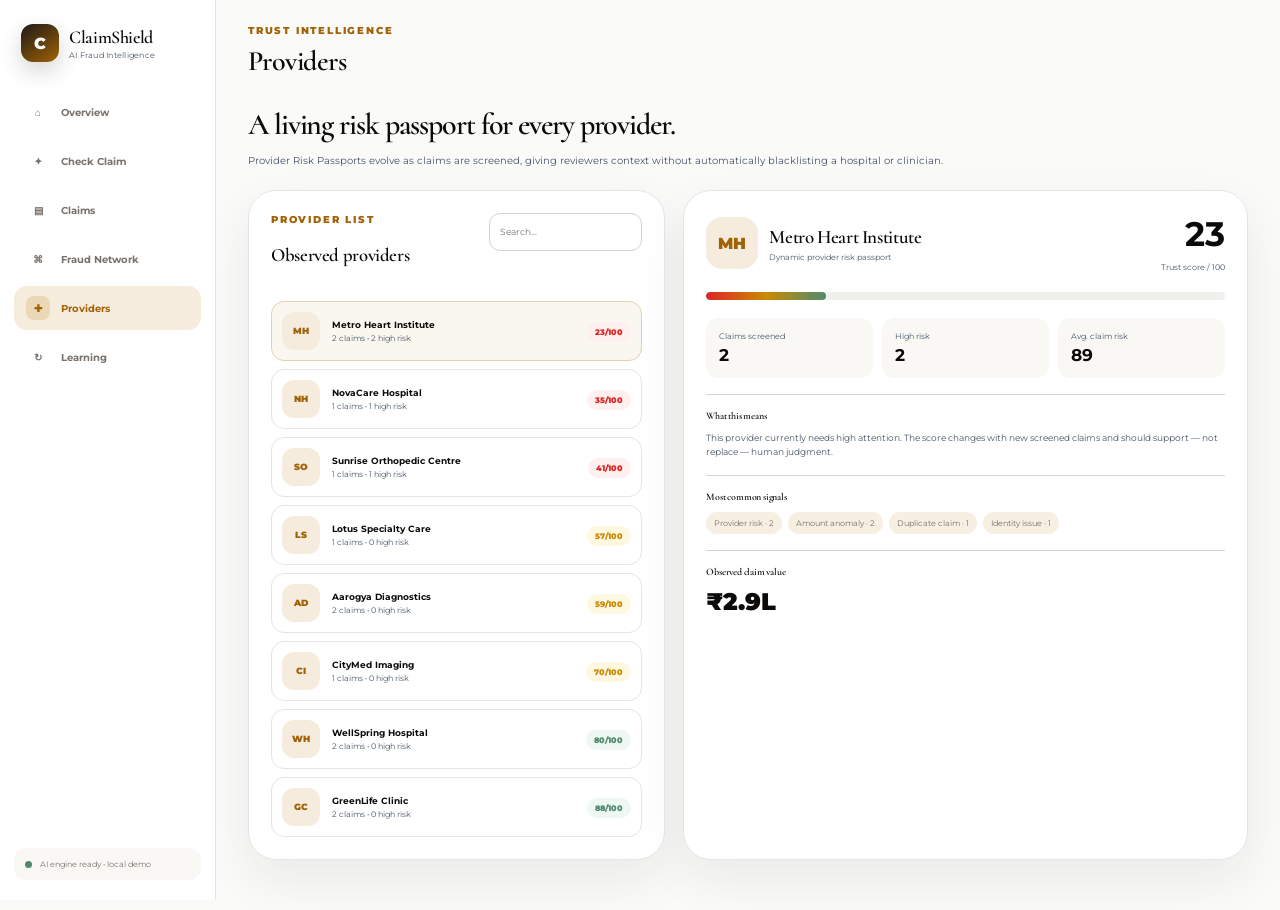
<file: providers.html>
<!doctype html><html><head><meta charset="utf-8"><meta name="viewport" content="width=device-width,initial-scale=1"><title>ClaimShield — Providers</title><link rel="stylesheet" href="styles.css"></head><body><div class="app-shell">
<aside class="app-sidebar"><a class="brand app-brand" href="index.html"><span class="brand-mark">C</span><span><strong>ClaimShield</strong><small>AI Fraud Intelligence</small></span></a><nav class="app-nav"><a data-nav="dashboard" href="dashboard.html"><span class="icon">⌂</span>Overview</a><a data-nav="check" href="check-claim.html"><span class="icon">✦</span>Check Claim</a><a data-nav="claims" href="claims.html"><span class="icon">▤</span>Claims</a><a data-nav="network" href="network.html"><span class="icon">⌘</span>Fraud Network</a><a data-nav="providers" href="providers.html"><span class="icon">✚</span>Providers</a><a data-nav="learning" href="learning.html"><span class="icon">↻</span>Learning</a></nav><div class="app-side-bottom"><div class="engine"><i></i> AI engine ready • local demo</div></div></aside>
<main class="app-main"><header class="app-top"><div style="display:flex;gap:10px;align-items:center"><button class="mobile-menu">☰</button><div><p class="tiny">TRUST INTELLIGENCE</p><h1>Providers</h1></div></div></header><div style="margin-bottom:20px"><h2 style="font-size:30px;letter-spacing:-1.1px;margin:0 0 8px">A living risk passport for every provider.</h2><p class="muted" style="font-size:10px;line-height:1.65;max-width:700px">Provider Risk Passports evolve as claims are screened, giving reviewers context without automatically blacklisting a hospital or clinician.</p></div>
<div class="provider-layout"><section class="page-card provider-list-card"><div class="panel-head"><div><p class="tiny">PROVIDER LIST</p><h3>Observed providers</h3></div><input id="pSearch" placeholder="Search..." style="height:38px;border:1px solid var(--line);border-radius:11px;padding:0 10px;font-size:9px;outline:0"></div><div id="pList" class="provider-list"></div></section><aside id="passport" class="page-card passport-card"></aside></div></main></div><script src="data.js"></script><script src="common.js"></script><script>
setupAppShell('providers');function stats(){const m={};getClaims().forEach(c=>{m[c.provider]??={name:c.provider,n:0,high:0,sum:0,amount:0,sig:{}};const p=m[c.provider];p.n++;p.sum+=c.score;p.amount+=c.amount;if(c.risk==='high')p.high++;c.signals.forEach(s=>p.sig[s]=(p.sig[s]||0)+1)});return Object.values(m).map(p=>({...p,avg:Math.round(p.sum/p.n),trust:Math.max(8,Math.min(96,100-Math.round(p.sum/p.n*.78)-p.high*4))})).sort((a,b)=>a.trust-b.trust)}let selected='';function render(){let list=stats().filter(p=>p.name.toLowerCase().includes(qs('#pSearch').value.toLowerCase()));if(!selected||!list.find(p=>p.name===selected))selected=list[0]?.name||'';qs('#pList').innerHTML=list.map(p=>`<div class="provider-row ${p.name===selected?'active':''}" onclick="choose('${p.name.replaceAll("'","\\'")}')"><div class="logo2">${p.name.split(/\s+/).slice(0,2).map(x=>x[0]).join('')}</div><div><b>${p.name}</b><span>${p.n} claims • ${p.high} high risk</span></div><span class="risk-pill ${riskFromScore(p.avg)}">${p.trust}/100</span></div>`).join('');passport()}window.choose=n=>{selected=n;render()};function passport(){const p=stats().find(x=>x.name===selected);if(!p)return;const tags=Object.entries(p.sig).sort((a,b)=>b[1]-a[1]).slice(0,5).map(x=>`<span>${x[0]} · ${x[1]}</span>`).join('')||'<span>No repeated anomaly</span>';qs('#passport').innerHTML=`<div class="passport-top"><div class="passport-title"><div class="logo2">${p.name.split(/\s+/).slice(0,2).map(x=>x[0]).join('')}</div><div><h2>${p.name}</h2><p>Dynamic provider risk passport</p></div></div><div class="trust"><strong>${p.trust}</strong><span>Trust score / 100</span></div></div><div class="trust-bar"><i style="width:${p.trust}%"></i></div><div class="passport-stats"><div class="passport-stat"><span>Claims screened</span><b>${p.n}</b></div><div class="passport-stat"><span>High risk</span><b>${p.high}</b></div><div class="passport-stat"><span>Avg. claim risk</span><b>${p.avg}</b></div></div><div class="passport-section"><h4>What this means</h4><p class="muted" style="font-size:9px;line-height:1.6">This provider currently needs ${p.trust<45?'high attention':p.trust<70?'watchful review':'standard monitoring'}. The score changes with new screened claims and should support — not replace — human judgment.</p></div><div class="passport-section"><h4>Most common signals</h4><div class="tag-row">${tags}</div></div><div class="passport-section"><h4>Observed claim value</h4><div style="font-size:24px;font-weight:900">${money(p.amount)}</div></div>`}qs('#pSearch').oninput=render;render();
</script></body></html>
</file>
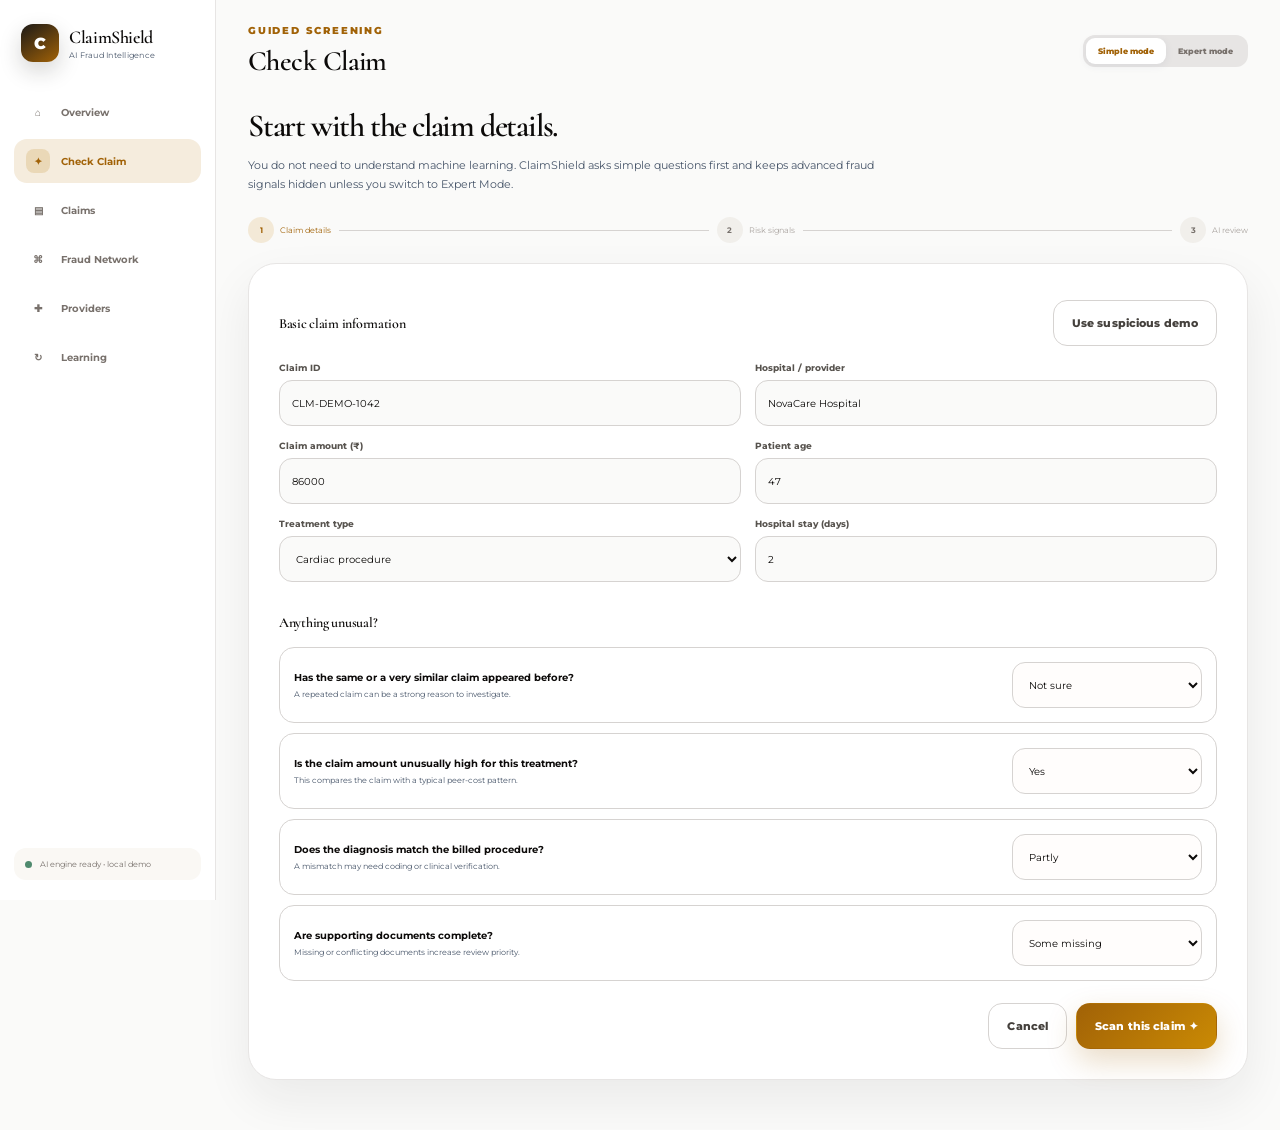
<file: result.html>
<!doctype html><html><head><meta charset="utf-8"><meta name="viewport" content="width=device-width,initial-scale=1"><title>ClaimShield — AI Review</title><link rel="stylesheet" href="styles.css"></head><body><div class="app-shell">
<aside class="app-sidebar"><a class="brand app-brand" href="index.html"><span class="brand-mark">C</span><span><strong>ClaimShield</strong><small>AI Fraud Intelligence</small></span></a><nav class="app-nav"><a data-nav="dashboard" href="dashboard.html"><span class="icon">⌂</span>Overview</a><a data-nav="check" href="check-claim.html"><span class="icon">✦</span>Check Claim</a><a data-nav="claims" href="claims.html"><span class="icon">▤</span>Claims</a><a data-nav="network" href="network.html"><span class="icon">⌘</span>Fraud Network</a><a data-nav="providers" href="providers.html"><span class="icon">✚</span>Providers</a><a data-nav="learning" href="learning.html"><span class="icon">↻</span>Learning</a></nav><div class="app-side-bottom"><div class="engine"><i></i> AI engine ready • local demo</div></div></aside>
<main class="app-main"><header class="app-top"><div style="display:flex;gap:10px;align-items:center"><button class="mobile-menu">☰</button><div><p class="tiny">AI REVIEW COMPLETE</p><h1>Claim Result</h1></div></div><a class="btn soft" href="check-claim.html">← Check another</a></header>
<div id="scanStage" class="scan-page"><div class="scan-visual"><div class="scan-orb"><div class="scan-doc"></div><div class="laser"></div></div></div><div class="scan-copy"><p class="tiny">ANALYZING CLAIM</p><h2>Reading the claim story...</h2><p>ClaimShield is checking cost, duplication, documentation, coding, provider history and other available signals.</p><div class="scan-steps"><div class="scan-step active"><i>1</i><div><b>Claim structure</b><span>Reading amount, treatment and stay</span></div><em>Scanning</em></div><div class="scan-step pending"><i>2</i><div><b>Fraud signals</b><span>Comparing unusual patterns</span></div><em>Waiting</em></div><div class="scan-step pending"><i>3</i><div><b>Explanation</b><span>Preparing plain-language reasons</span></div><em>Waiting</em></div></div></div></div>
<div id="resultContent" style="display:none"></div></main></div><script src="data.js"></script><script src="common.js"></script><script>
setupAppShell('check');const last=JSON.parse(localStorage.getItem('cs_v4_last')||'null');if(!last){location.href='check-claim.html'}else{setTimeout(()=>{qsa('.scan-step')[0].classList.remove('active');qsa('.scan-step')[0].querySelector('em').textContent='Done';qsa('.scan-step')[1].classList.add('active');qsa('.scan-step')[1].querySelector('em').textContent='Scanning'},800);setTimeout(()=>{qsa('.scan-step')[1].classList.remove('active');qsa('.scan-step')[1].querySelector('em').textContent='Done';qsa('.scan-step')[2].classList.add('active');qsa('.scan-step')[2].querySelector('em').textContent='Explaining'},1600);setTimeout(showResult,2500)}
function showResult(){const {fd,res}=last,clr=riskColor(res.risk),plain=res.risk==='high'?'Several unusual signals are stacked together. A human should review this claim before payment.':res.risk==='medium'?'Some details look unusual. A focused verification is recommended before approval.':'No strong anomaly was found from the information entered. The claim can follow the normal workflow.';qs('#scanStage').style.display='none';const el=qs('#resultContent');el.style.display='grid';el.className='result-layout';el.innerHTML=`<section class="page-card result-summary"><p class="tiny">REVIEW PRIORITY</p><div class="score-ring" style="background:conic-gradient(${clr} 0 ${res.score}%,#edf1f5 ${res.score}% 100%)"><div class="score-hole"><strong style="color:${clr}">${res.score}</strong><span>risk score / 100</span></div></div><h2 style="color:${clr}">${riskLabel(res.risk)}</h2><p>This score prioritizes human review. It is not a final fraud accusation.</p><div style="display:flex;gap:8px;justify-content:center;margin-top:18px"><a class="btn primary" href="network.html">Connected risk →</a></div></section><div class="result-details"><section class="page-card explain-card"><p class="tiny">IN SIMPLE WORDS</p><h3>What this result means</h3><p>${plain}</p><div class="next-action"><b>Recommended next action</b><span>${res.risk==='high'?'Pause automated payout and verify the strongest signals below.':res.risk==='medium'?'Verify the specific unusual details below before approval.':'Continue normal processing with standard audit controls.'}</span></div></section><section class="page-card explain-card"><p class="tiny">WHY IT WAS FLAGGED</p><h3>Strongest contributing signals</h3><div class="factor-list">${(res.factors.length?res.factors:[{name:'No strong anomaly',pts:0,plain:'The entered information looks consistent.'}]).slice(0,6).map(x=>`<div class="factor"><div><b>${x.name}</b><span>${x.plain}</span></div><strong>+${x.pts}</strong></div>`).join('')}</div></section><section class="page-card explain-card"><p class="tiny">CLAIM SNAPSHOT</p><h3>${fd.claimId} • ${fd.provider}</h3><p>Claim amount <b>${money(fd.amount)}</b> • ${fd.diagnosis} • ${fd.stayDays||0} day stay</p></section></div>`}
</script></body></html>
</file>
<file: styles.css>
@import url('https://fonts.googleapis.com/css2?family=Cormorant:wght@400;500;600;700&family=Montserrat:wght@300;400;500;600;700&display=swap');

:root{
  --bg:#FAFAF9;--surface:#FFFFFF;--surface2:#F5F2EC;--ink:#0C0A09;--muted:#475569;--line:#D6D3D1;
  --blue:#A16207;--blue2:#D6B77A;--indigo:#1C1917;--violet:#78716C;--green:#4F8A6E;--amber:#CA8A04;--red:#DC2626;
  --shadow:0 24px 70px rgba(28,25,23,.09);--r-xl:32px;--r-lg:24px;--r-md:16px;--sidebar:216px;
}
*{box-sizing:border-box}html{scroll-behavior:smooth}body{margin:0;background:var(--bg);color:var(--ink);font-family:"Montserrat",ui-sans-serif,-apple-system,BlinkMacSystemFont,"Segoe UI",Roboto,Arial,sans-serif;overflow-x:hidden}a{text-decoration:none;color:inherit}button,input,select{font:inherit}button{cursor:pointer}.wrap{width:min(1180px,calc(100% - 40px));margin:auto}.tiny{font-size:10px;font-weight:850;letter-spacing:1.6px;color:#A16207;text-transform:uppercase;margin:0 0 7px}.muted{color:var(--muted)}
.btn{display:inline-flex;align-items:center;justify-content:center;gap:8px;min-height:46px;padding:0 18px;border-radius:14px;border:1px solid transparent;font-size:11px;font-weight:800;transition:.22s}.btn.primary{color:#FFFFFF;background:linear-gradient(135deg,var(--blue),var(--indigo));box-shadow:0 12px 30px rgba(161,98,7,.24)}.btn.primary:hover{transform:translateY(-2px);box-shadow:0 16px 36px rgba(161,98,7,.30)}.btn.soft{background:#FFFFFF;border-color:var(--line);color:#57534E}.btn.soft:hover{border-color:#D6D3D1;background:#FAFAF9}.btn.link{background:transparent;color:#A16207;padding:0;min-height:auto}.pill{display:inline-flex;align-items:center;gap:7px;padding:7px 10px;border-radius:999px;background:#FFFFFF;border:1px solid #E7E5E4;color:#78716C;font-size:9px}.pill i{width:7px;height:7px;border-radius:50%;background:var(--green);box-shadow:0 0 0 5px rgba(91,199,165,.11)}
/* Landing */
.landing{background:linear-gradient(#FFFDFC 0 18%,#F7F4EE 48%,#FFFFFF 100%)}.landing-nav{position:fixed;top:16px;left:50%;transform:translateX(-50%);z-index:80;width:min(1180px,calc(100% - 32px));height:64px;border:1px solid rgba(231,235,242,.9);background:rgba(255,255,255,.78);backdrop-filter:blur(18px);border-radius:20px;display:flex;align-items:center;justify-content:space-between;padding:0 14px 0 18px;box-shadow:0 16px 50px rgba(28,25,23,.07)}.brand{display:flex;align-items:center;gap:10px}.brand-mark{width:38px;height:38px;border-radius:12px;display:grid;place-items:center;color:#FFFFFF;font-weight:900;background:linear-gradient(145deg,var(--blue),var(--indigo));box-shadow:0 9px 22px rgba(161,98,7,.22)}.brand strong{font-size:14px}.brand small{display:block;color:var(--muted);font-size:8px;margin-top:2px}.landing-links{display:flex;align-items:center;gap:24px;font-size:10px;font-weight:720;color:#57534E}.landing-links a:hover{color:#A16207}
.hero{min-height:100vh;padding:120px 0 80px;display:grid;align-items:center;position:relative;overflow:hidden}.hero:before,.hero:after{content:"";position:absolute;border-radius:50%;filter:blur(4px);pointer-events:none}.hero:before{width:440px;height:440px;right:-110px;top:80px;background:rgba(170,207,246,.22)}.hero:after{width:330px;height:330px;left:-150px;bottom:20px;background:rgba(149,155,195,.11)}.hero-grid{display:grid;grid-template-columns:1fr 1fr;gap:72px;align-items:center}.hero h1{font-size:58px;line-height:1.02;letter-spacing:-2.7px;margin:18px 0;color:#1C1917;max-width:690px}.hero h1 span{color:#A16207}.hero-copy>p{font-size:14px;line-height:1.8;color:#57534E;max-width:610px}.hero-cta{display:flex;gap:10px;margin-top:28px}.hero-trust{display:flex;gap:28px;margin-top:38px;padding-top:22px;border-top:1px solid var(--line)}.hero-trust b,.hero-trust span{display:block}.hero-trust b{font-size:15px}.hero-trust span{font-size:9px;color:var(--muted);margin-top:3px}
.hero-scene{height:520px;position:relative;display:grid;place-items:center}.scene-card{position:absolute;background:rgba(255,255,255,.92);border:1px solid #E7E5E4;box-shadow:0 24px 60px rgba(28,25,23,.10);backdrop-filter:blur(10px)}.scene-main{width:390px;height:420px;border-radius:36px;right:12px;top:45px;overflow:hidden;background:linear-gradient(150deg,#FAF7F0,#F4EFE6 58%,#F8F5EF)}.scene-main:before{content:"";position:absolute;width:250px;height:250px;border-radius:50%;background:#F2E8D5;right:-70px;top:-55px}.scene-title{position:absolute;left:30px;top:28px;font-size:10px;color:#78716C}.scene-title b{display:block;font-size:18px;color:#292524;margin-top:5px}.scan-stage{position:absolute;inset:92px 28px 30px;display:grid;place-items:center}.scanner{width:170px;height:170px;border-radius:50%;position:relative;display:grid;place-items:center;background:radial-gradient(circle at 40% 35%,#FFFFFF 0 12%,#E9D8B8 13% 42%,#D9BD8A 68%,#C8B38F 100%);box-shadow:0 30px 55px rgba(161,98,7,.14);animation:breathe 3.6s ease-in-out infinite}.scanner:before,.scanner:after{content:"";position:absolute;border:1px solid rgba(161,98,7,.35);border-radius:50%;animation:ripple 3s ease-out infinite}.scanner:before{inset:-24px}.scanner:after{inset:-48px;animation-delay:1s}.shield-icon{width:86px;height:98px;border-radius:44% 44% 52% 52%;display:grid;place-items:center;background:linear-gradient(145deg,#CA8A04,#1C1917);color:#FFFFFF;font-size:32px;font-weight:900;box-shadow:0 18px 35px rgba(28,25,23,.16);position:relative;z-index:3}.flow-path{position:absolute;inset:0;width:100%;height:100%}.claim-token{position:absolute;width:82px;height:102px;border-radius:16px;background:#FFFFFF;border:1px solid #E7E5E4;box-shadow:0 15px 30px rgba(28,25,23,.10);left:26px;bottom:86px;transform-origin:center;animation:claimJourney 7s cubic-bezier(.65,.05,.36,1) infinite}.claim-token:before{content:"CLAIM";position:absolute;left:12px;top:12px;color:#A16207;font-size:8px;font-weight:900;letter-spacing:1px}.claim-token:after{content:"";position:absolute;left:12px;right:12px;top:35px;height:36px;background:repeating-linear-gradient(to bottom,#E7E5E4 0 3px,transparent 3px 9px)}.token-status{position:absolute;right:9px;bottom:9px;width:18px;height:18px;border-radius:50%;display:grid;place-items:center;background:#EFF7F2;color:#4F8A6E;font-size:10px;font-weight:900}.hospital-bubble{position:absolute;left:0;bottom:23px;width:116px;height:64px;border-radius:18px;padding:13px}.hospital-bubble b,.hospital-bubble span{display:block}.hospital-bubble b{font-size:10px}.hospital-bubble span{font-size:8px;color:var(--muted);margin-top:4px}.score-bubble{position:absolute;right:-6px;top:82px;width:130px;border-radius:18px;padding:13px;animation:floaty 4s ease-in-out infinite}.score-bubble strong{font-size:23px;color:var(--red)}.score-bubble span{font-size:8px;color:var(--muted);display:block;margin-top:3px}.network-bubble{position:absolute;right:34px;bottom:15px;width:150px;border-radius:18px;padding:13px;animation:floaty 4.5s ease-in-out infinite reverse}.network-dots{height:45px;position:relative}.network-dots i{position:absolute;width:11px;height:11px;border-radius:50%;background:#D8C29C}.network-dots i:nth-child(1){left:6px;top:18px}.network-dots i:nth-child(2){left:55px;top:4px;background:#E77A7A}.network-dots i:nth-child(3){right:8px;top:25px;background:#79A88F}.network-dots:before,.network-dots:after{content:"";position:absolute;height:1px;background:#D6D3D1;transform-origin:left}.network-dots:before{width:55px;left:14px;top:23px;transform:rotate(-18deg)}.network-dots:after{width:61px;left:63px;top:12px;transform:rotate(22deg)}.network-bubble small{color:var(--muted);font-size:8px}
@keyframes breathe{0%,100%{transform:translateY(0) scale(1)}50%{transform:translateY(-7px) scale(1.025)}}@keyframes ripple{0%{transform:scale(.8);opacity:0}35%{opacity:.5}100%{transform:scale(1.12);opacity:0}}@keyframes floaty{0%,100%{transform:translateY(0)}50%{transform:translateY(-10px)}}@keyframes claimJourney{0%{transform:translate(0,0) rotate(-7deg);opacity:.15}10%{opacity:1}38%{transform:translate(116px,-98px) rotate(4deg)}53%{transform:translate(152px,-165px) scale(.72) rotate(0);opacity:1}64%{transform:translate(152px,-165px) scale(.62);opacity:.2}68%{transform:translate(152px,-165px) scale(.62);opacity:0}74%{transform:translate(245px,-244px) scale(.75) rotate(5deg);opacity:0}82%{opacity:1}100%{transform:translate(265px,-255px) scale(.9) rotate(5deg);opacity:0}}
.section{padding:112px 0}.section.white{background:#FFFFFF}.section-head{text-align:center;max-width:720px;margin:0 auto 56px}.section-head h2{font-size:40px;letter-spacing:-1.6px;margin:0 0 13px}.section-head p{font-size:12px;line-height:1.75;color:var(--muted)}.story-grid{display:grid;grid-template-columns:repeat(3,1fr);gap:20px}.story-card{min-height:270px;padding:28px;border-radius:28px;background:#FFFFFF;border:1px solid var(--line);box-shadow:var(--shadow);position:relative;overflow:hidden}.story-card .n{width:42px;height:42px;border-radius:14px;display:grid;place-items:center;background:#F6EFE2;color:#4f88df;font-size:11px;font-weight:900}.story-card h3{margin:28px 0 9px;font-size:18px}.story-card p{font-size:10px;line-height:1.7;color:var(--muted)}.story-card .big-symbol{position:absolute;right:22px;bottom:18px;font-size:80px;color:#F4F1EA;font-weight:900;line-height:1}.feature-block{display:grid;grid-template-columns:1fr 1fr;gap:70px;align-items:center;margin:0 0 110px}.feature-block.reverse .feature-copy{order:2}.feature-visual{height:440px;border-radius:36px;background:linear-gradient(145deg,#F8F4EC,#F5F1EA);border:1px solid #E7E5E4;position:relative;overflow:hidden;box-shadow:var(--shadow)}.feature-copy h3{font-size:34px;letter-spacing:-1.2px;margin:0 0 13px}.feature-copy p{font-size:12px;line-height:1.8;color:var(--muted)}.feature-list{display:grid;gap:12px;margin:24px 0}.feature-list div{display:flex;gap:10px;align-items:flex-start;font-size:10px;color:#57534E}.feature-list i{width:22px;height:22px;border-radius:8px;background:#F6EFE2;color:#A16207;display:grid;place-items:center;font-style:normal;font-size:10px;flex:0 0 auto}.visual-claim{position:absolute;left:70px;top:70px;width:240px;padding:22px;border-radius:22px;background:#FFFFFF;border:1px solid var(--line);box-shadow:0 20px 45px rgba(28,25,23,.10);animation:floaty 4s ease-in-out infinite}.visual-claim .score{font-size:58px;font-weight:900;color:var(--red);letter-spacing:-3px}.visual-claim small{color:var(--muted);font-size:9px}.reason-chip{position:absolute;padding:10px 12px;border-radius:12px;background:#FFFFFF;border:1px solid var(--line);box-shadow:0 12px 30px rgba(67,91,126,.10);font-size:9px;color:#57534E}.rc1{right:40px;top:105px;animation:floaty 3.8s ease-in-out infinite}.rc2{right:68px;bottom:98px;animation:floaty 4.4s ease-in-out infinite reverse}.network-demo{position:absolute;inset:42px}.network-demo svg{width:100%;height:100%}.passport-demo{position:absolute;inset:55px;background:#FFFFFF;border:1px solid var(--line);border-radius:24px;padding:22px;box-shadow:0 20px 45px rgba(66,92,130,.11);animation:floaty 4.7s ease-in-out infinite}.passport-header{display:flex;justify-content:space-between;align-items:center}.provider-logo{width:50px;height:50px;border-radius:16px;display:grid;place-items:center;background:#F6EFE2;color:#A16207;font-weight:900}.trust-num{font-size:34px;font-weight:900;color:#4F8A6E}.mini-bars{display:grid;gap:9px;margin-top:28px}.mini-bars div{height:9px;border-radius:999px;background:#F4F1ED;overflow:hidden}.mini-bars i{display:block;height:100%;background:linear-gradient(90deg,var(--blue),var(--green));border-radius:999px}.cta-band{padding:0 0 100px}.cta-box{min-height:320px;border-radius:36px;background:linear-gradient(135deg,#F6EFE2,#F5F1EA 55%,#FAF5EC);border:1px solid #E7E5E4;display:grid;place-items:center;text-align:center;padding:40px;position:relative;overflow:hidden}.cta-box:before{content:"";position:absolute;width:290px;height:290px;border-radius:50%;background:rgba(255,255,255,.55);right:-70px;top:-110px}.cta-box h2{font-size:39px;letter-spacing:-1.5px;margin:0 0 12px;position:relative}.cta-box p{font-size:11px;color:var(--muted);max-width:610px;line-height:1.7;position:relative}.cta-box .btn{margin-top:18px;position:relative}.footer{padding:28px 0 40px;border-top:1px solid var(--line);font-size:9px;color:var(--muted);display:flex;justify-content:space-between}
.reveal{opacity:0;transform:translateY(28px);transition:opacity .75s ease,transform .75s ease}.reveal.in{opacity:1;transform:none}.page-fade{position:fixed;inset:0;background:#f6f8fc;z-index:999;transform:translateY(100%);pointer-events:none}.page-fade.go{animation:pageOut .46s ease forwards}@keyframes pageOut{to{transform:translateY(0)}}
/* App shell */
.app-shell{min-height:100vh;display:grid;grid-template-columns:var(--sidebar) 1fr}.app-sidebar{position:fixed;inset:0 auto 0 0;width:var(--sidebar);background:#FFFFFF;border-right:1px solid var(--line);padding:20px 14px;display:flex;flex-direction:column;z-index:40}.app-brand{padding:4px 7px 28px}.app-nav{display:grid;gap:5px}.app-nav a{height:44px;border-radius:13px;display:flex;align-items:center;gap:11px;padding:0 12px;color:#78716C;font-size:10px;font-weight:700}.app-nav a:hover{background:#FAFAF9;color:#57534E}.app-nav a.active{background:#F6EFE2;color:#A16207}.app-nav .icon{width:24px;height:24px;border-radius:8px;display:grid;place-items:center}.app-nav a.active .icon{background:#dcecff}.app-side-bottom{margin-top:auto}.engine{padding:11px;border-radius:12px;background:#f7fafc;font-size:8px;color:#78716C;display:flex;gap:8px;align-items:center}.engine i{width:7px;height:7px;border-radius:50%;background:var(--green)}.app-main{grid-column:2;padding:24px 32px 50px}.app-top{display:flex;align-items:center;justify-content:space-between;gap:18px;margin-bottom:28px}.app-top h1{font-size:28px;letter-spacing:-1px;margin:0}.top-actions{display:flex;gap:9px;align-items:center}.search{height:42px;width:250px;border:1px solid var(--line);border-radius:13px;background:#FFFFFF;display:flex;align-items:center;padding:0 12px;color:#A8A29E}.search input{width:100%;border:0;outline:0;background:transparent;font-size:10px;color:var(--ink)}.page-card{background:#FFFFFF;border:1px solid var(--line);border-radius:28px;box-shadow:var(--shadow)}
.dashboard-hero{min-height:300px;padding:32px;display:grid;grid-template-columns:1.2fr .8fr;background:linear-gradient(135deg,#F7F3EA,#F5F1EA);overflow:hidden;position:relative}.dashboard-hero h2{font-size:32px;letter-spacing:-1.2px;margin:12px 0}.dashboard-hero p{font-size:11px;line-height:1.75;color:var(--muted);max-width:560px}.dash-art{display:grid;place-items:center;position:relative}.mini-shield{width:145px;height:145px;border-radius:50%;background:radial-gradient(circle at 35% 28%,#FFFFFF,#E9D8B8 40%,#CDBA95 100%);display:grid;place-items:center;animation:breathe 4s ease-in-out infinite}.mini-shield span{width:76px;height:86px;border-radius:42% 42% 50% 50%;background:linear-gradient(145deg,var(--blue),var(--indigo));display:grid;place-items:center;color:#FFFFFF;font-size:28px;font-weight:900}.dash-float{position:absolute;background:#FFFFFF;border:1px solid var(--line);box-shadow:0 15px 35px rgba(28,25,23,.09);padding:10px 12px;border-radius:13px;font-size:8px;color:#78716C}.df1{left:12px;top:68px}.df2{right:4px;bottom:50px}.metrics{display:grid;grid-template-columns:repeat(4,1fr);gap:14px;margin:16px 0}.metric{padding:18px;background:#FFFFFF;border:1px solid var(--line);border-radius:20px}.metric span,.metric strong,.metric small{display:block}.metric span{font-size:9px;color:var(--muted)}.metric strong{font-size:24px;margin:6px 0}.metric small{font-size:8px;color:#A8A29E}.dashboard-grid{display:grid;grid-template-columns:1.35fr .65fr;gap:16px}.panel{padding:22px;background:#FFFFFF;border:1px solid var(--line);border-radius:24px;box-shadow:var(--shadow)}.panel h3{font-size:16px;margin:0}.panel-head{display:flex;justify-content:space-between;gap:12px;align-items:flex-start;margin-bottom:16px}.priority-list{display:grid;gap:9px}.priority{display:grid;grid-template-columns:44px 1fr auto;gap:10px;align-items:center;padding:11px;border:1px solid var(--line);border-radius:14px}.priority-score{width:42px;height:42px;border-radius:12px;display:grid;place-items:center;font-size:11px;font-weight:900}.high-bg{background:#FFF0F0;color:var(--red)}.med-bg{background:#FFF8E1;color:var(--amber)}.low-bg{background:#EFF7F2;color:var(--green)}.priority b,.priority span{display:block}.priority b{font-size:9px}.priority span{font-size:8px;color:var(--muted);margin-top:3px}.ring{width:160px;height:160px;border-radius:50%;display:grid;place-items:center;margin:10px auto}.ring-hole{width:110px;height:110px;border-radius:50%;background:#FFFFFF;display:grid;place-content:center;text-align:center}.ring-hole strong{font-size:27px}.ring-hole span{font-size:8px;color:var(--muted)}
/* Check page */
.check-shell{max-width:1020px;margin:auto}.check-intro{margin:6px 0 24px}.check-intro h2{font-size:32px;letter-spacing:-1.2px;margin:0 0 8px}.check-intro p{font-size:11px;line-height:1.7;color:var(--muted);max-width:650px}.progress{display:flex;align-items:center;gap:8px;margin:20px 0}.progress span{display:flex;align-items:center;gap:6px;font-size:8px;color:#A8A29E}.progress b{width:26px;height:26px;border-radius:50%;display:grid;place-items:center;background:#F1EFEB;color:#78716C}.progress span.active{color:#A16207}.progress span.active b{background:#F3E9D7;color:#A16207}.progress i{height:1px;flex:1;background:var(--line)}.form-card{padding:30px}.form-section{margin-top:6px}.form-section h3{font-size:14px;margin:0 0 16px}.form-grid{display:grid;grid-template-columns:repeat(2,1fr);gap:14px}.field label{display:block;font-size:9px;font-weight:750;color:#57534E;margin-bottom:7px}.field input,.field select,.question select,.question input{width:100%;height:46px;border:1px solid var(--line);border-radius:13px;background:#FAFAF9;padding:0 12px;outline:0;color:var(--ink);font-size:10px}.field input:focus,.field select:focus,.question select:focus,.question input:focus{border-color:#DEC79F;box-shadow:0 0 0 3px rgba(94,156,253,.08)}.form-actions{display:flex;justify-content:flex-end;gap:9px;margin-top:22px}.questions{display:grid;gap:10px}.question{display:grid;grid-template-columns:1fr 190px;gap:18px;align-items:center;padding:14px;border:1px solid var(--line);border-radius:15px}.question b,.question span{display:block}.question b{font-size:10px}.question span{font-size:8px;color:var(--muted);margin-top:4px;line-height:1.5}.expert-only{display:none}.expert-mode .expert-only{display:grid}.mode-toggle{display:flex;background:#E7E5E4;border-radius:12px;padding:3px}.mode-toggle button{border:0;background:transparent;padding:8px 12px;border-radius:9px;font-size:8px;font-weight:850;color:#78716C}.mode-toggle button.active{background:#FFFFFF;color:#A16207;box-shadow:0 2px 8px rgba(47,68,102,.08)}
.scan-page{display:grid;grid-template-columns:1fr .8fr;gap:18px;align-items:center;min-height:520px}.scan-visual{min-height:480px;background:linear-gradient(145deg,#F8F4EC,#F7F2E9);border-radius:28px;position:relative;overflow:hidden;border:1px solid #E7E5E4}.scan-orb{width:220px;height:220px;border-radius:50%;position:absolute;left:50%;top:50%;transform:translate(-50%,-50%);background:radial-gradient(circle,#FFFFFF 0 12%,#dcecff 13% 44%,#CDBA95 72%,#D4C3A5 100%);display:grid;place-items:center}.scan-orb:before,.scan-orb:after{content:"";position:absolute;border:1px solid rgba(94,156,253,.34);border-radius:50%;animation:ripple 2.6s infinite}.scan-orb:before{inset:-30px}.scan-orb:after{inset:-62px;animation-delay:.8s}.scan-doc{width:102px;height:126px;border-radius:18px;background:#FFFFFF;border:1px solid #E7E5E4;box-shadow:0 18px 40px rgba(28,25,23,.10);position:relative;animation:scanDoc 3.2s ease-in-out infinite}.scan-doc:before{content:"CLAIM";position:absolute;left:15px;top:15px;color:#A16207;font-size:9px;font-weight:900}.scan-doc:after{content:"";position:absolute;left:15px;right:15px;top:43px;height:51px;background:repeating-linear-gradient(to bottom,#E7E5E4 0 3px,transparent 3px 10px)}.laser{position:absolute;width:122px;height:2px;background:linear-gradient(90deg,transparent,var(--blue),transparent);left:50%;top:39%;transform:translateX(-50%);box-shadow:0 0 13px rgba(161,98,7,.45);animation:laser 1.5s ease-in-out infinite}.scan-copy{padding:34px}.scan-copy h2{font-size:34px;letter-spacing:-1.3px;margin:0 0 10px}.scan-copy p{font-size:11px;line-height:1.7;color:var(--muted)}.scan-steps{display:grid;gap:10px;margin-top:24px}.scan-step{display:grid;grid-template-columns:34px 1fr auto;gap:10px;align-items:center;padding:11px;border:1px solid var(--line);border-radius:13px}.scan-step i{width:32px;height:32px;border-radius:10px;background:#F6EFE2;display:grid;place-items:center;color:#4f88df;font-style:normal;font-size:10px}.scan-step b,.scan-step span{display:block}.scan-step b{font-size:9px}.scan-step span{font-size:8px;color:var(--muted);margin-top:3px}.scan-step em{font-style:normal;color:var(--green);font-size:8px}.scan-step.pending em{color:#A8A29E}.scan-step.active{background:#FAF8F4;border-color:#E8D8BB}.scan-step.active em{color:#4f88df}@keyframes scanDoc{0%,100%{transform:translateY(-7px) rotate(-2deg)}50%{transform:translateY(8px) rotate(2deg)}}@keyframes laser{0%,100%{top:31%;opacity:.5}50%{top:68%;opacity:1}}
/* Result */
.result-layout{display:grid;grid-template-columns:.72fr 1.28fr;gap:18px;align-items:start}.result-summary{padding:28px;text-align:center;position:sticky;top:20px}.score-ring{width:200px;height:200px;border-radius:50%;display:grid;place-items:center;margin:12px auto 20px}.score-hole{width:144px;height:144px;border-radius:50%;background:#FFFFFF;display:grid;place-content:center;text-align:center}.score-hole strong{font-size:50px;letter-spacing:-2px}.score-hole span{font-size:8px;color:var(--muted)}.result-summary h2{font-size:22px;margin:0 0 7px}.result-summary p{font-size:9px;line-height:1.65;color:var(--muted)}.result-details{display:grid;gap:16px}.explain-card{padding:24px}.explain-card h3{font-size:15px;margin:0 0 8px}.explain-card>p{font-size:10px;color:var(--muted);line-height:1.65}.factor-list{display:grid;gap:9px;margin-top:16px}.factor{display:grid;grid-template-columns:1fr auto;gap:12px;padding:12px;border:1px solid var(--line);border-radius:13px}.factor b,.factor span{display:block}.factor b{font-size:9px}.factor span{font-size:8px;color:var(--muted);margin-top:3px}.factor strong{font-size:9px;color:var(--red)}.next-action{padding:18px;border-radius:18px;background:#F7F3EA}.next-action b,.next-action span{display:block}.next-action b{font-size:10px}.next-action span{font-size:9px;color:#57534E;line-height:1.55;margin-top:5px}
/* Tables */
.table-card{padding:22px}.table-tools{display:flex;gap:9px;margin:15px 0}.table-tools input,.table-tools select{height:40px;border:1px solid var(--line);border-radius:11px;background:#FAFAF9;padding:0 11px;font-size:9px;outline:0}.table-tools input{flex:1}.table-wrap{overflow:auto}table{width:100%;border-collapse:collapse;min-width:760px}th{text-align:left;padding:11px 10px;border-bottom:1px solid var(--line);font-size:8px;color:#A8A29E;text-transform:uppercase;letter-spacing:1px}td{padding:12px 10px;border-bottom:1px solid var(--line);font-size:9px;white-space:nowrap}tbody tr:hover{background:#FAFAF9}.risk-pill{display:inline-flex;padding:5px 8px;border-radius:999px;font-size:8px;font-weight:850}.risk-pill.high{background:#FFF0F0;color:var(--red)}.risk-pill.medium{background:#FFF8E1;color:var(--amber)}.risk-pill.low{background:#EFF7F2;color:var(--green)}.review-btn{border:0;background:#F6EFE2;color:#A16207;border-radius:8px;padding:6px 8px;font-size:8px;font-weight:800}
/* Network */
.network-layout{display:grid;grid-template-columns:1fr 330px;gap:18px}.graph-card{padding:20px}.graph-head{display:flex;justify-content:space-between;align-items:flex-start;gap:12px;margin-bottom:12px}.graph-head h3{font-size:16px;margin:0}.graph-canvas{width:100%;height:560px;background:radial-gradient(circle at 50% 45%,#FBF9F5,#FFFFFF 72%);border:1px solid var(--line);border-radius:22px;overflow:hidden}.graph-canvas svg{width:100%;height:100%}.cluster-card{padding:22px}.cluster-card h3{font-size:16px;margin:0 0 15px}.cluster-list{display:grid;gap:9px}.cluster-item{padding:12px;border:1px solid var(--line);border-radius:13px}.cluster-item b,.cluster-item span{display:block}.cluster-item b{font-size:9px}.cluster-item span{font-size:8px;color:var(--muted);line-height:1.5;margin-top:4px}.plain-box{margin-top:13px;padding:13px;border-radius:13px;background:#FFF2F2;color:#7F1D1D;font-size:8px;line-height:1.55}
/* Providers */
.provider-layout{display:grid;grid-template-columns:.85fr 1.15fr;gap:18px}.provider-list-card,.passport-card{padding:22px}.provider-list{display:grid;gap:8px;margin-top:15px}.provider-row{display:grid;grid-template-columns:40px 1fr auto;gap:10px;align-items:center;padding:10px;border:1px solid var(--line);border-radius:13px;cursor:pointer}.provider-row:hover,.provider-row.active{background:#FAF8F4;border-color:#E4D6BE}.provider-row .logo2{width:38px;height:38px;border-radius:12px;background:#F6EFE2;color:#4f88df;display:grid;place-items:center;font-size:9px;font-weight:900}.provider-row b,.provider-row span{display:block}.provider-row b{font-size:9px}.provider-row span{font-size:8px;color:var(--muted);margin-top:3px}.passport-top{display:flex;justify-content:space-between;align-items:center;gap:15px}.passport-title{display:flex;align-items:center;gap:11px}.passport-title .logo2{width:52px;height:52px;border-radius:16px;background:#F6EFE2;display:grid;place-items:center;color:#4f88df;font-weight:900}.passport-title h2{font-size:19px;margin:0}.passport-title p{font-size:8px;color:var(--muted);margin:4px 0 0}.trust{text-align:right}.trust strong{display:block;font-size:34px}.trust span{font-size:8px;color:var(--muted)}.trust-bar{height:8px;background:#F1EFEB;border-radius:999px;overflow:hidden;margin:18px 0}.trust-bar i{display:block;height:100%;background:linear-gradient(90deg,var(--red),var(--amber),var(--green));border-radius:999px}.passport-stats{display:grid;grid-template-columns:repeat(3,1fr);gap:9px}.passport-stat{padding:13px;background:#FAFAF9;border-radius:13px}.passport-stat span,.passport-stat b{display:block}.passport-stat span{font-size:8px;color:var(--muted)}.passport-stat b{font-size:17px;margin-top:4px}.passport-section{border-top:1px solid var(--line);padding-top:15px;margin-top:16px}.passport-section h4{font-size:10px;margin:0 0 9px}.tag-row{display:flex;flex-wrap:wrap;gap:6px}.tag-row span{padding:6px 8px;border-radius:999px;background:#F5F1EA;color:#78716C;font-size:8px}
/* Learning */
.learning-layout{display:grid;grid-template-columns:1.25fr .75fr;gap:18px}.feedback-card,.model-card{padding:22px}.feedback-list{display:grid;gap:9px;margin-top:15px}.feedback-item{display:grid;grid-template-columns:44px 1fr auto;gap:10px;align-items:center;padding:11px;border:1px solid var(--line);border-radius:13px}.feedback-score{width:42px;height:42px;border-radius:12px;background:#FFF0F0;color:var(--red);display:grid;place-items:center;font-size:10px;font-weight:900}.feedback-item b,.feedback-item span{display:block}.feedback-item b{font-size:9px}.feedback-item span{font-size:8px;color:var(--muted);margin-top:3px}.feedback-actions{display:flex;gap:5px}.feedback-actions button{border:1px solid var(--line);background:#FFFFFF;border-radius:8px;padding:6px 7px;font-size:8px;font-weight:800}.feedback-actions .fraud{color:#B91C1C}.feedback-actions .genuine{color:#4F8A6E}.model-score{padding:18px;border-radius:18px;background:linear-gradient(135deg,#F8F4EC,#F5F1EA)}.model-score strong,.model-score span{display:block}.model-score strong{font-size:42px;color:#A16207}.model-score span{font-size:8px;color:var(--muted)}.roadmap{display:grid;gap:8px;margin-top:18px}.roadmap span{font-size:8px;color:var(--muted);padding-left:10px;border-left:2px solid #E7D7BC}
@media(max-width:1100px){.hero-grid,.feature-block,.dashboard-grid,.scan-page,.result-layout,.network-layout,.provider-layout,.learning-layout{grid-template-columns:1fr}.feature-block.reverse .feature-copy{order:0}.hero h1{font-size:48px}.hero-scene{height:500px}.metrics{grid-template-columns:repeat(2,1fr)}.result-summary{position:static}.network-layout{grid-template-columns:1fr}.graph-canvas{height:500px}}
@media(max-width:820px){.landing-links{display:none}.hero-grid{gap:20px}.hero{padding-top:120px}.hero h1{font-size:40px}.story-grid{grid-template-columns:1fr}.feature-block{gap:32px}.app-shell{display:block}.app-sidebar{transform:translateX(-100%);transition:.25s}.app-sidebar.open{transform:none}.app-main{padding:18px}.search{display:none}.metrics{grid-template-columns:1fr 1fr}.form-grid{grid-template-columns:1fr}.question{grid-template-columns:1fr}.mobile-menu{display:inline-grid!important}.top-actions .btn.soft{display:none}}
@media(max-width:560px){.wrap{width:min(100% - 28px,1180px)}.hero h1{font-size:35px}.hero-cta,.hero-trust{flex-direction:column;align-items:flex-start}.scene-main{width:330px;right:auto}.hero-scene{height:450px}.section{padding:82px 0}.section-head h2,.feature-copy h3{font-size:30px}.feature-visual{height:370px}.visual-claim{left:25px}.metrics{grid-template-columns:1fr}.dashboard-hero{grid-template-columns:1fr}.dash-art{min-height:210px}.app-top h1{font-size:24px}.result-layout{grid-template-columns:1fr}.table-tools{flex-direction:column}.passport-stats{grid-template-columns:1fr}.footer{gap:12px;flex-direction:column}.graph-canvas{height:420px}}
.mobile-menu{display:none;width:40px;height:40px;border:1px solid var(--line);background:#FFFFFF;border-radius:11px;place-items:center;color:#57534E}


/* ===== LUMIERE-INSPIRED PREMIUM THEME OVERRIDES ===== */
body{font-family:"Montserrat",sans-serif;background:var(--bg);color:var(--ink);font-weight:400}
h1,h2,h3,h4,h5,h6,.hero h1,.section-head h2,.feature-copy h3,.app-top h1,.dashboard-hero h2,.scan-copy h2,.result-summary h2,.passport-title h2,.brand strong{
  font-family:"Cormorant",Georgia,serif;
  font-weight:600;
  letter-spacing:-.02em;
}
.hero h1{font-weight:500;letter-spacing:-.045em}
.brand strong{font-size:18px;letter-spacing:-.02em}.brand small{font-family:"Montserrat",sans-serif;letter-spacing:.03em}
.tiny{color:var(--accent,#A16207);font-family:"Montserrat",sans-serif;letter-spacing:.18em}
.btn{font-family:"Montserrat",sans-serif;letter-spacing:.01em}
.btn.primary{background:linear-gradient(135deg,#A16207 0%,#CA8A04 100%);box-shadow:0 12px 30px rgba(161,98,7,.23)}
.btn.primary:hover{background:linear-gradient(135deg,#CA8A04 0%,#A16207 100%);box-shadow:0 16px 36px rgba(161,98,7,.28)}
.btn.soft{background:rgba(255,255,255,.86);border-color:#D6D3D1;color:#44403C}.btn.soft:hover{background:#FFFFFF;border-color:#A8A29E}
.btn.link{color:#A16207}.landing-links a:hover{color:#A16207}
.brand-mark{background:linear-gradient(145deg,#1C1917,#A16207);box-shadow:0 9px 22px rgba(28,25,23,.18)}
.landing{background:linear-gradient(#FFFDFC 0 18%,#F7F4EE 48%,#FFFFFF 100%)}
.landing-nav{border-color:rgba(214,211,209,.86);background:rgba(250,250,249,.82);box-shadow:0 16px 50px rgba(28,25,23,.07)}
.hero:before{background:rgba(202,138,4,.10)}.hero:after{background:rgba(28,25,23,.055)}
.hero h1{color:#1C1917}.hero h1 span{color:#A16207}.hero-copy>p{color:#57534E}
.scene-main,.feature-visual,.dashboard-hero,.model-score{background:linear-gradient(145deg,#FAF7F0,#F3EADB 58%,#F8F5EF)}
.scanner{background:radial-gradient(circle at 40% 35%,#FFFFFF 0 12%,#F1E6D3 13% 42%,#D7BD8F 68%,#BFA67F 100%);box-shadow:0 30px 55px rgba(161,98,7,.14)}
.scanner:before,.scanner:after{border-color:rgba(161,98,7,.35)}
.shield-icon,.mini-shield span{background:linear-gradient(145deg,#CA8A04,#1C1917)}
.claim-token:before,.scan-doc:before{color:#A16207}.laser{background:linear-gradient(90deg,transparent,#CA8A04,transparent);box-shadow:0 0 13px rgba(202,138,4,.42)}
.story-card,.panel,.page-card,.metric,.scene-card,.provider-row,.feedback-item,.factor,.cluster-item,.scan-step{border-color:#E7E5E4}
.story-card,.panel,.page-card,.metric{box-shadow:0 20px 48px rgba(28,25,23,.07)}
.story-card:hover,.metric:hover,.provider-row:hover{box-shadow:0 22px 50px rgba(28,25,23,.10)}
.story-card .n,.feature-list i,.scan-step i,.provider-row .logo2,.passport-title .logo2,.review-btn{background:#F5ECDD;color:#A16207}
.app-sidebar{background:#FFFFFF;border-right-color:#E7E5E4}.app-nav a{color:#78716C}.app-nav a:hover{background:#F7F4EE;color:#292524}.app-nav a.active{background:#F5ECDD;color:#A16207}.app-nav a.active .icon{background:#EAD8B7}
.engine{background:#FAF8F4;color:#78716C}.search{background:#FFFFFF}.dashboard-hero{background:linear-gradient(135deg,#F8F4EC,#F4EFE6)}
.dash-float{color:#78716C}.metric span,.metric small,.priority span{color:#78716C}.metric strong{font-family:"Cormorant",Georgia,serif;font-weight:600}
.form input,.form select,.question select,.question input,.table-tools input,.table-tools select{background:#FFFDFC;border-color:#D6D3D1}.form input:focus,.form select:focus,.question select:focus,.question input:focus{border-color:#A16207;box-shadow:0 0 0 3px rgba(161,98,7,.08)}
.scan-step.active{background:#FCF8F0;border-color:#E5D1AE}.scan-step.active em{color:#A16207}
.next-action{background:#F8F4EC}.review-btn{color:#A16207}
.graph-canvas{background:radial-gradient(circle at 50% 45%,#FAF7F0,#FFFFFF 72%)}
.provider-row:hover,.provider-row.active{background:#FAF7F0;border-color:#E5D1AE}.passport-stat{background:#FAF8F4}.tag-row span{background:#F6EFE2;color:#78716C}
.model-score strong{color:#A16207}.roadmap span{border-left-color:#E5D1AE}
.page-fade{background:#FAFAF9}
@media (prefers-reduced-motion: reduce){*,*::before,*::after{animation-duration:.01ms!important;animation-iteration-count:1!important;transition-duration:.01ms!important}}
</file>
